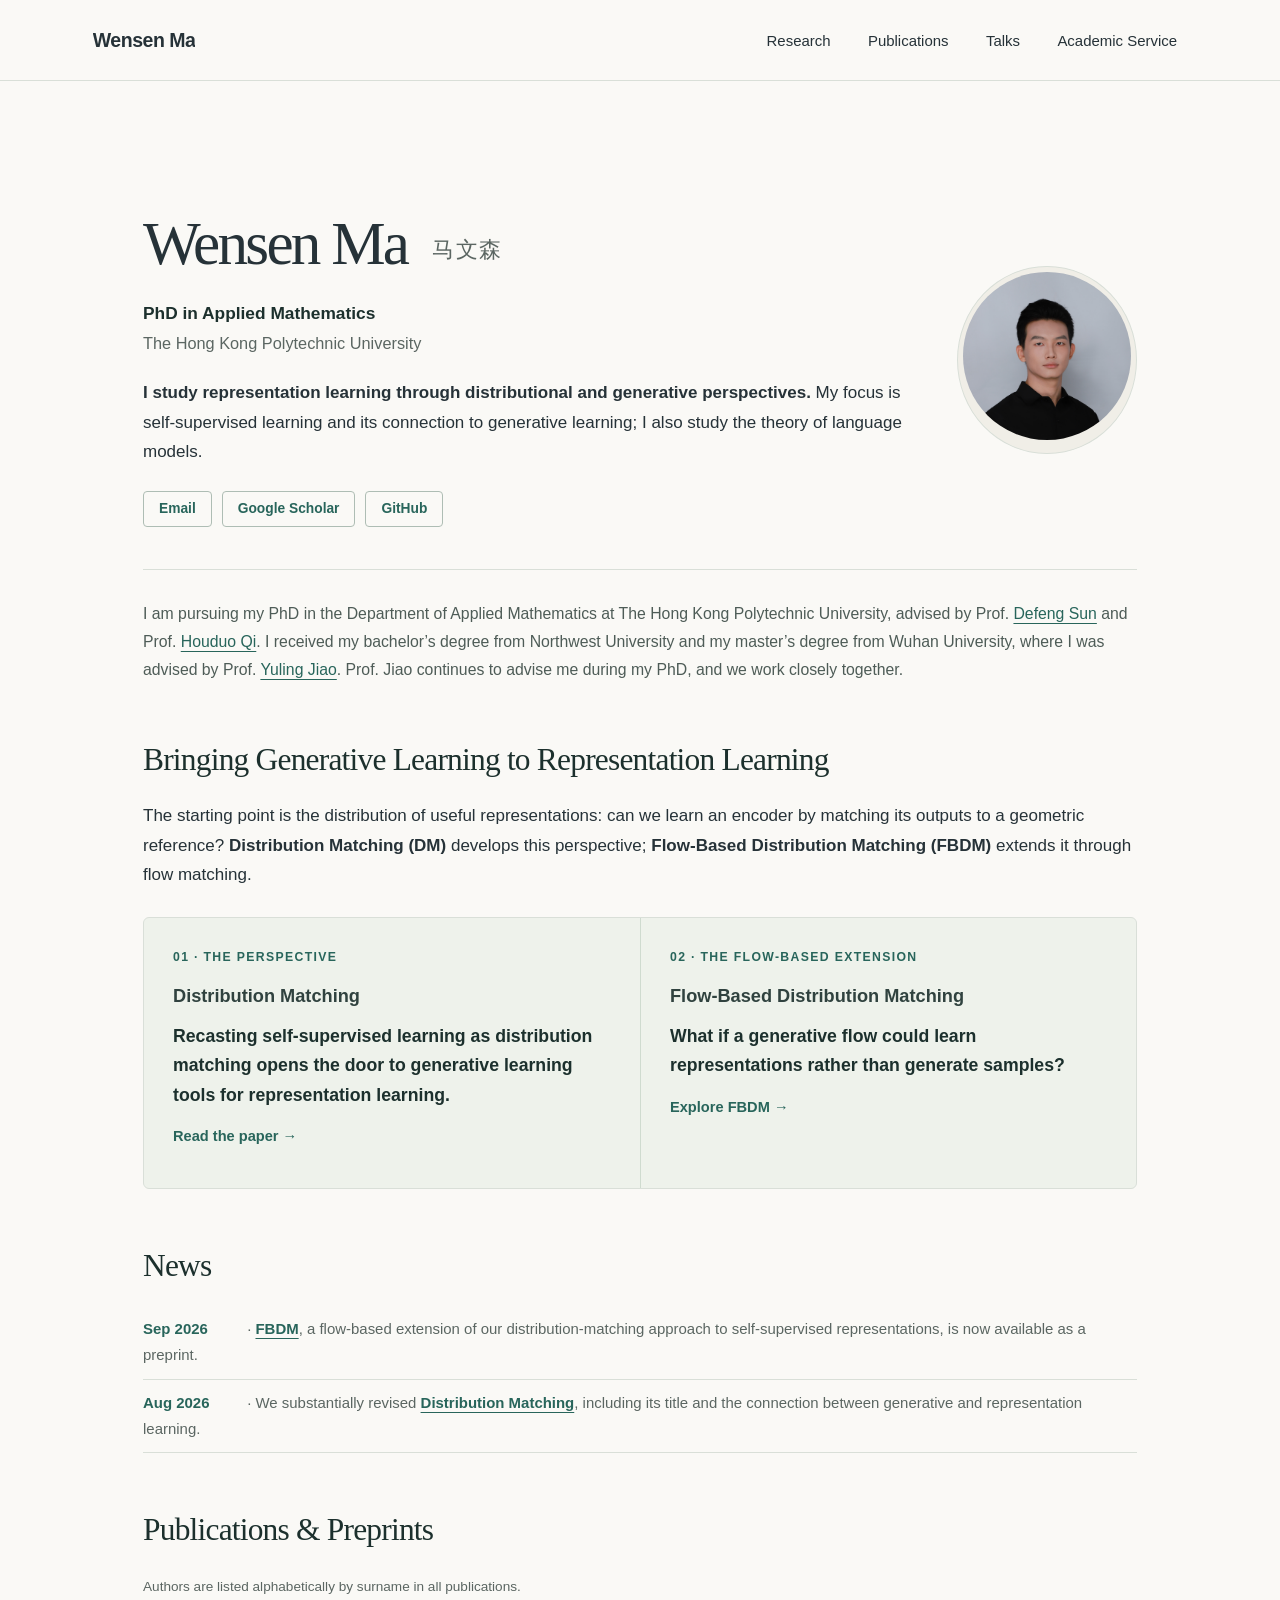
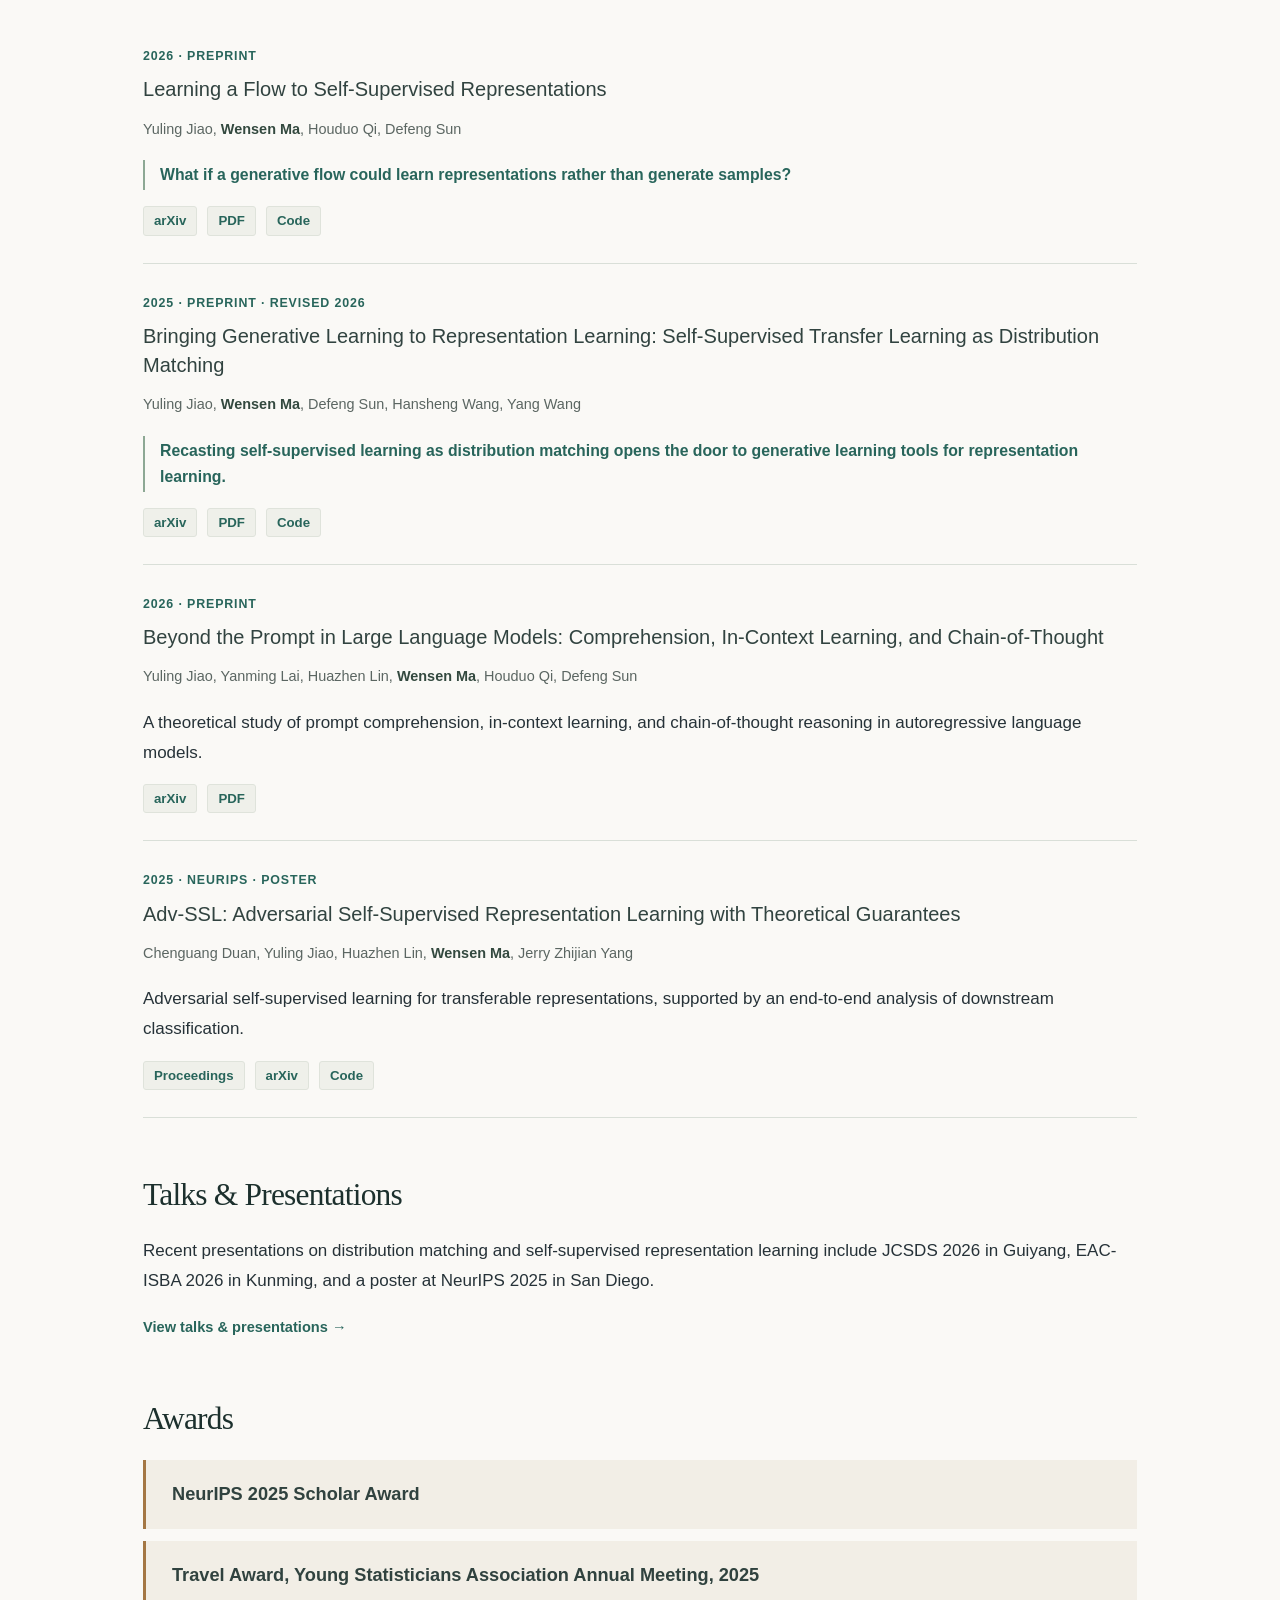
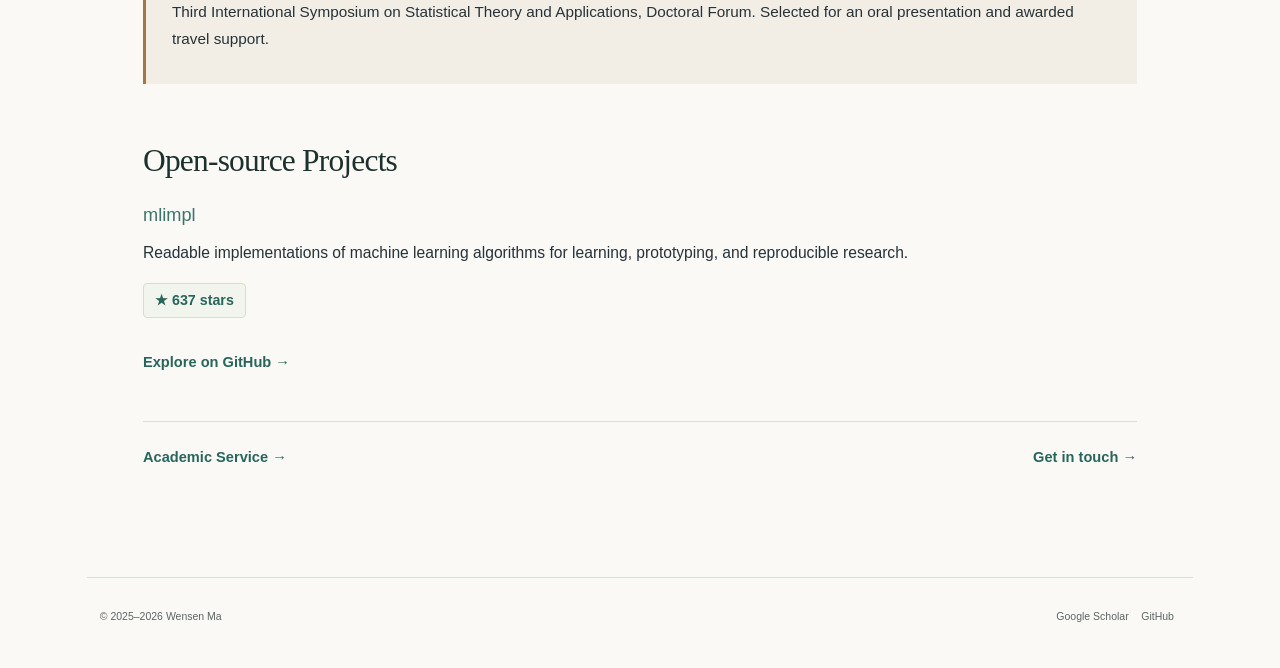
<file: docs/index.html>
<!DOCTYPE html>
<html xmlns="http://www.w3.org/1999/xhtml" lang="en" xml:lang="en"><head>

<meta charset="utf-8">
<meta name="generator" content="quarto-1.7.32">

<meta name="viewport" content="width=device-width, initial-scale=1.0, user-scalable=yes">

<meta name="description" content="Wensen Ma’s research in representation learning, self-supervised learning, generative learning, and the theory of language models.">

<title>Wensen Ma | Representation &amp; Generative Learning – Wensen Ma</title>
<style>
code{white-space: pre-wrap;}
span.smallcaps{font-variant: small-caps;}
div.columns{display: flex; gap: min(4vw, 1.5em);}
div.column{flex: auto; overflow-x: auto;}
div.hanging-indent{margin-left: 1.5em; text-indent: -1.5em;}
ul.task-list{list-style: none;}
ul.task-list li input[type="checkbox"] {
  width: 0.8em;
  margin: 0 0.8em 0.2em -1em; /* quarto-specific, see https://github.com/quarto-dev/quarto-cli/issues/4556 */ 
  vertical-align: middle;
}
</style>


<script src="site_libs/quarto-nav/quarto-nav.js"></script>
<script src="site_libs/quarto-nav/headroom.min.js"></script>
<script src="site_libs/clipboard/clipboard.min.js"></script>
<script src="site_libs/quarto-search/autocomplete.umd.js"></script>
<script src="site_libs/quarto-search/fuse.min.js"></script>
<script src="site_libs/quarto-search/quarto-search.js"></script>
<meta name="quarto:offset" content="./">
<link href="./misc/info/favicon.jpg" rel="icon" type="image/jpeg">
<script src="site_libs/quarto-html/quarto.js" type="module"></script>
<script src="site_libs/quarto-html/tabsets/tabsets.js" type="module"></script>
<script src="site_libs/quarto-html/popper.min.js"></script>
<script src="site_libs/quarto-html/tippy.umd.min.js"></script>
<script src="site_libs/quarto-html/anchor.min.js"></script>
<link href="site_libs/quarto-html/tippy.css" rel="stylesheet">
<link href="site_libs/quarto-html/quarto-syntax-highlighting-e05341d8af7bc408b4b5b6716cb00369.css" rel="stylesheet" id="quarto-text-highlighting-styles">
<script src="site_libs/bootstrap/bootstrap.min.js"></script>
<link href="site_libs/bootstrap/bootstrap-icons.css" rel="stylesheet">
<link href="site_libs/bootstrap/bootstrap-221969eda9c63adc3f9d1d83698a9198.min.css" rel="stylesheet" append-hash="true" id="quarto-bootstrap" data-mode="light">
<script id="quarto-search-options" type="application/json">{
  "location": "navbar",
  "copy-button": false,
  "collapse-after": 3,
  "panel-placement": "end",
  "type": "overlay",
  "limit": 50,
  "keyboard-shortcut": [
    "f",
    "/",
    "s"
  ],
  "show-item-context": false,
  "language": {
    "search-no-results-text": "No results",
    "search-matching-documents-text": "matching documents",
    "search-copy-link-title": "Copy link to search",
    "search-hide-matches-text": "Hide additional matches",
    "search-more-match-text": "more match in this document",
    "search-more-matches-text": "more matches in this document",
    "search-clear-button-title": "Clear",
    "search-text-placeholder": "",
    "search-detached-cancel-button-title": "Cancel",
    "search-submit-button-title": "Submit",
    "search-label": "Search"
  }
}</script>
<style>html{ scroll-behavior: smooth; }</style>
<script>
  (() => {
    const oldPrefix = "/vincen.github.io";
    const path = window.location.pathname;
    if (window.location.hostname !== "vincen-github.github.io" ||
        (path !== oldPrefix && !path.startsWith(oldPrefix + "/"))) return;
    const newPath = path.slice(oldPrefix.length) || "/";
    window.location.replace("https://wensen-ma.github.io" + newPath + window.location.search + window.location.hash);
  })();
</script>


</head>

<body class="nav-fixed quarto-light">

<div id="quarto-search-results"></div>
  <header id="quarto-header" class="headroom fixed-top">
    <nav class="navbar navbar-expand-lg " data-bs-theme="dark">
      <div class="navbar-container container-fluid">
      <div class="navbar-brand-container mx-auto">
    <a class="navbar-brand" href="./index.html">
    <span class="navbar-title">Wensen Ma</span>
    </a>
  </div>
          <button class="navbar-toggler" type="button" data-bs-toggle="collapse" data-bs-target="#navbarCollapse" aria-controls="navbarCollapse" role="menu" aria-expanded="false" aria-label="Toggle navigation" onclick="if (window.quartoToggleHeadroom) { window.quartoToggleHeadroom(); }">
  <span class="navbar-toggler-icon"></span>
</button>
          <div class="collapse navbar-collapse" id="navbarCollapse">
            <ul class="navbar-nav navbar-nav-scroll ms-auto">
  <li class="nav-item">
    <a class="nav-link" href="./index.html#research"> 
<span class="menu-text">Research</span></a>
  </li>  
  <li class="nav-item">
    <a class="nav-link" href="./index.html#publications"> 
<span class="menu-text">Publications</span></a>
  </li>  
  <li class="nav-item">
    <a class="nav-link" href="./talks.html"> 
<span class="menu-text">Talks</span></a>
  </li>  
  <li class="nav-item">
    <a class="nav-link" href="./service.html"> 
<span class="menu-text">Academic Service</span></a>
  </li>  
</ul>
          </div> <!-- /navcollapse -->
            <div class="quarto-navbar-tools">
</div>
      </div> <!-- /container-fluid -->
    </nav>
</header>
<!-- content -->
<div id="quarto-content" class="quarto-container page-columns page-rows-contents page-layout-full page-navbar">
<!-- sidebar -->
<!-- margin-sidebar -->
    
<!-- main -->
<main class="content column-page" id="quarto-document-content"><header id="title-block-header" class="quarto-title-block"></header>




<div class="home-shell">
<div class="hero">
<div class="hero-copy">
<div class="hero-name" role="heading" aria-level="1">
Wensen Ma <span class="chinese-name">马文森</span>
</div>
<p><span class="hero-role">PhD in Applied Mathematics</span><br>
<span class="hero-institution">The Hong Kong Polytechnic University</span></p>
<p><strong>I study representation learning through distributional and generative perspectives.</strong> My focus is self-supervised learning and its connection to generative learning; I also study the theory of language models.</p>
<div class="profile-links">
<p><a href="mailto:vincen.math@gmail.com">Email</a> <a href="https://scholar.google.com/citations?user=LQnVgkQAAAAJ&amp;hl=en">Google Scholar</a> <a href="https://github.com/vincen-github">GitHub</a></p>
</div>
</div>
<div class="hero-photo">
<div class="quarto-figure quarto-figure-center">
<figure class="figure">
<p><img src="misc/info/photo_crop.jpg" width="240" height="240" class="figure-img"></p>
<figcaption>Wensen Ma</figcaption>
</figure>
</div>
</div>
</div>
<div class="bio">
<p>I am pursuing my PhD in the Department of Applied Mathematics at The Hong Kong Polytechnic University, advised by Prof.&nbsp;<a href="https://www.polyu.edu.hk/ama/people/academic-staff/prof-sun-defeng/?sc_lang=en">Defeng Sun</a> and Prof.&nbsp;<a href="https://www.polyu.edu.hk/ama/people/academic-staff/prof-qi-houduo/?sc_lang=en">Houduo Qi</a>. I received my bachelor’s degree from Northwest University and my master’s degree from Wuhan University, where I was advised by Prof.&nbsp;<a href="https://jszy.whu.edu.cn/jiaoyuling/en/index.htm">Yuling Jiao</a>. Prof.&nbsp;Jiao continues to advise me during my PhD, and we work closely together.</p>
</div>
<section id="research" class="level2">
<h2 class="anchored" data-anchor-id="research">Bringing Generative Learning to Representation Learning</h2>
<p>The starting point is the distribution of useful representations: can we learn an encoder by matching its outputs to a geometric reference? <strong>Distribution Matching (DM)</strong> develops this perspective; <strong>Flow-Based Distribution Matching (FBDM)</strong> extends it through flow matching.</p>
<div class="research-path">
<div class="research-step">
<p><span class="eyebrow">01 · The perspective</span></p>
<section id="distribution-matching" class="level3">
<h3 class="anchored" data-anchor-id="distribution-matching">Distribution Matching</h3>
<p><span class="research-highlight">Recasting self-supervised learning as distribution matching opens the door to generative learning tools for representation learning.</span></p>
<p><a href="#dm" class="text-link">Read the paper →</a></p>
</section>
</div>
<div class="research-step">
<p><span class="eyebrow">02 · The flow-based extension</span></p>
<section id="flow-based-distribution-matching" class="level3">
<h3 class="anchored" data-anchor-id="flow-based-distribution-matching">Flow-Based Distribution Matching</h3>
<p><span class="research-highlight">What if a generative flow could learn representations rather than generate samples?</span></p>
<p><a href="#fbdm" class="text-link">Explore FBDM →</a></p>
</section>
</div>
</div>
</section>
<section id="news" class="level2">
<h2 class="anchored" data-anchor-id="news">News</h2>
<div class="news-list">
<ul>
<li><span class="news-date">Sep 2026</span> · <a href="https://arxiv.org/abs/2609.29350">FBDM</a>, a flow-based extension of our distribution-matching approach to self-supervised representations, is now available as a preprint.</li>
<li><span class="news-date">Aug 2026</span> · We substantially revised <a href="https://arxiv.org/abs/2502.14424">Distribution Matching</a>, including its title and the connection between generative and representation learning.</li>
</ul>
</div>
</section>
<section id="publications" class="level2">
<h2 class="anchored" data-anchor-id="publications">Publications &amp; Preprints</h2>
<p><span class="section-note">Authors are listed alphabetically by surname in all publications.</span></p>
<div id="fbdm" class="publication">
<p><span class="entry-meta">2026 · Preprint</span></p>
<section id="learning-a-flow-to-self-supervised-representations" class="level3">
<h3 class="anchored" data-anchor-id="learning-a-flow-to-self-supervised-representations"><a href="https://arxiv.org/abs/2609.29350">Learning a Flow to Self-Supervised Representations</a></h3>
<p><span class="authors">Yuling Jiao, <strong>Wensen Ma</strong>, Houduo Qi, Defeng Sun</span></p>
<div class="paper-highlight">
<p>What if a generative flow could learn representations rather than generate samples?</p>
</div>
<div class="entry-links">
<p><a href="https://arxiv.org/abs/2609.29350">arXiv</a> <a href="https://arxiv.org/pdf/2609.29350">PDF</a> <a href="https://github.com/vincen-github/FBDM">Code</a></p>
</div>
</section>
</div>
<div id="dm" class="publication">
<p><span class="entry-meta">2025 · Preprint · Revised 2026</span></p>
<section id="bringing-generative-learning-to-representation-learning-self-supervised-transfer-learning-as-distribution-matching" class="level3">
<h3 class="anchored" data-anchor-id="bringing-generative-learning-to-representation-learning-self-supervised-transfer-learning-as-distribution-matching"><a href="https://arxiv.org/abs/2502.14424">Bringing Generative Learning to Representation Learning: Self-Supervised Transfer Learning as Distribution Matching</a></h3>
<p><span class="authors">Yuling Jiao, <strong>Wensen Ma</strong>, Defeng Sun, Hansheng Wang, Yang Wang</span></p>
<div class="paper-highlight">
<p>Recasting self-supervised learning as distribution matching opens the door to generative learning tools for representation learning.</p>
</div>
<div class="entry-links">
<p><a href="https://arxiv.org/abs/2502.14424">arXiv</a> <a href="https://arxiv.org/pdf/2502.14424">PDF</a> <a href="https://github.com/vincen-github/DM">Code</a></p>
</div>
</section>
</div>
<div id="language-models" class="publication">
<p><span class="entry-meta">2026 · Preprint</span></p>
<section id="beyond-the-prompt-in-large-language-models-comprehension-in-context-learning-and-chain-of-thought" class="level3">
<h3 class="anchored" data-anchor-id="beyond-the-prompt-in-large-language-models-comprehension-in-context-learning-and-chain-of-thought"><a href="https://arxiv.org/abs/2603.10000">Beyond the Prompt in Large Language Models: Comprehension, In-Context Learning, and Chain-of-Thought</a></h3>
<p><span class="authors">Yuling Jiao, Yanming Lai, Huazhen Lin, <strong>Wensen Ma</strong>, Houduo Qi, Defeng Sun</span></p>
<p>A theoretical study of prompt comprehension, in-context learning, and chain-of-thought reasoning in autoregressive language models.</p>
<div class="entry-links">
<p><a href="https://arxiv.org/abs/2603.10000">arXiv</a> <a href="https://arxiv.org/pdf/2603.10000">PDF</a></p>
</div>
</section>
</div>
<div id="adv-ssl" class="publication">
<p><span class="entry-meta">2025 · NeurIPS · Poster</span></p>
<section id="adv-ssl-adversarial-self-supervised-representation-learning-with-theoretical-guarantees" class="level3">
<h3 class="anchored" data-anchor-id="adv-ssl-adversarial-self-supervised-representation-learning-with-theoretical-guarantees"><a href="https://proceedings.neurips.cc/paper_files/paper/2025/hash/b216ce49d808157ba14adec9453983a4-Abstract-Conference.html">Adv-SSL: Adversarial Self-Supervised Representation Learning with Theoretical Guarantees</a></h3>
<p><span class="authors">Chenguang Duan, Yuling Jiao, Huazhen Lin, <strong>Wensen Ma</strong>, Jerry Zhijian Yang</span></p>
<p>Adversarial self-supervised learning for transferable representations, supported by an end-to-end analysis of downstream classification.</p>
<div class="entry-links">
<p><a href="https://proceedings.neurips.cc/paper_files/paper/2025/hash/b216ce49d808157ba14adec9453983a4-Abstract-Conference.html">Proceedings</a> <a href="https://arxiv.org/abs/2408.08533">arXiv</a> <a href="https://github.com/vincen-github/ASSRL">Code</a></p>
</div>
</section>
</div>
</section>
<section id="talks" class="level2">
<h2 class="anchored" data-anchor-id="talks">Talks &amp; Presentations</h2>
<p>Recent presentations on distribution matching and self-supervised representation learning include JCSDS 2026 in Guiyang, EAC-ISBA 2026 in Kunming, and a poster at NeurIPS 2025 in San Diego.</p>
<p><a href="./talks.html" class="text-link">View talks &amp; presentations →</a></p>
</section>
<section id="awards" class="level2">
<h2 class="anchored" data-anchor-id="awards">Awards</h2>
<section id="neurips-2025-scholar-award" class="level3 award">
<h3 class="anchored" data-anchor-id="neurips-2025-scholar-award">NeurIPS 2025 Scholar Award</h3>
</section>
<section id="travel-award-young-statisticians-association-annual-meeting-2025" class="level3 award">
<h3 class="anchored" data-anchor-id="travel-award-young-statisticians-association-annual-meeting-2025">Travel Award, Young Statisticians Association Annual Meeting, 2025</h3>
<p>Third International Symposium on Statistical Theory and Applications, Doctoral Forum. Selected for an oral presentation and awarded travel support.</p>
</section>
</section>
<section id="projects" class="level2">
<h2 class="anchored" data-anchor-id="projects">Open-source Projects</h2>
<section id="mlimpl" class="level3 project-entry">
<h3 class="anchored" data-anchor-id="mlimpl"><a href="https://github.com/vincen-github/mlimpl">mlimpl</a></h3>
<p>Readable implementations of machine learning algorithms for learning, prototyping, and reproducible research.</p>
<p><a id="mlimpl-stars" class="star-count" href="https://github.com/vincen-github/mlimpl/stargazers" aria-label="637 GitHub stars for mlimpl" title="GitHub stars, refreshed when the page opens">★ <span id="mlimpl-star-count">637</span> stars</a></p>
<p><a href="https://github.com/vincen-github/mlimpl" class="text-link">Explore on GitHub →</a></p>
</section>
<script>
document.addEventListener('DOMContentLoaded', async () => {
  const count = document.getElementById('mlimpl-star-count');
  const link = document.getElementById('mlimpl-stars');
  if (!count || !link) return;
  try {
    const response = await fetch('https://api.github.com/repos/vincen-github/mlimpl', {
      headers: { 'Accept': 'application/vnd.github+json' }
    });
    if (!response.ok) return;
    const repository = await response.json();
    if (!Number.isInteger(repository.stargazers_count)) return;
    count.textContent = new Intl.NumberFormat('en-US').format(repository.stargazers_count);
    link.setAttribute('aria-label', `${count.textContent} GitHub stars for mlimpl`);
  } catch (_) {
    // The verified count above remains visible if GitHub is unavailable.
  }
});
</script>
<div class="closing-links">
<p><a href="./service.html">Academic Service →</a> <a href="mailto:vincen.math@gmail.com">Get in touch →</a></p>
</div>
</section>
</div>



</main> <!-- /main -->
<script id="quarto-html-after-body" type="application/javascript">
  window.document.addEventListener("DOMContentLoaded", function (event) {
    const icon = "";
    const anchorJS = new window.AnchorJS();
    anchorJS.options = {
      placement: 'right',
      icon: icon
    };
    anchorJS.add('.anchored');
    const isCodeAnnotation = (el) => {
      for (const clz of el.classList) {
        if (clz.startsWith('code-annotation-')) {                     
          return true;
        }
      }
      return false;
    }
    const onCopySuccess = function(e) {
      // button target
      const button = e.trigger;
      // don't keep focus
      button.blur();
      // flash "checked"
      button.classList.add('code-copy-button-checked');
      var currentTitle = button.getAttribute("title");
      button.setAttribute("title", "Copied!");
      let tooltip;
      if (window.bootstrap) {
        button.setAttribute("data-bs-toggle", "tooltip");
        button.setAttribute("data-bs-placement", "left");
        button.setAttribute("data-bs-title", "Copied!");
        tooltip = new bootstrap.Tooltip(button, 
          { trigger: "manual", 
            customClass: "code-copy-button-tooltip",
            offset: [0, -8]});
        tooltip.show();    
      }
      setTimeout(function() {
        if (tooltip) {
          tooltip.hide();
          button.removeAttribute("data-bs-title");
          button.removeAttribute("data-bs-toggle");
          button.removeAttribute("data-bs-placement");
        }
        button.setAttribute("title", currentTitle);
        button.classList.remove('code-copy-button-checked');
      }, 1000);
      // clear code selection
      e.clearSelection();
    }
    const getTextToCopy = function(trigger) {
        const codeEl = trigger.previousElementSibling.cloneNode(true);
        for (const childEl of codeEl.children) {
          if (isCodeAnnotation(childEl)) {
            childEl.remove();
          }
        }
        return codeEl.innerText;
    }
    const clipboard = new window.ClipboardJS('.code-copy-button:not([data-in-quarto-modal])', {
      text: getTextToCopy
    });
    clipboard.on('success', onCopySuccess);
    if (window.document.getElementById('quarto-embedded-source-code-modal')) {
      const clipboardModal = new window.ClipboardJS('.code-copy-button[data-in-quarto-modal]', {
        text: getTextToCopy,
        container: window.document.getElementById('quarto-embedded-source-code-modal')
      });
      clipboardModal.on('success', onCopySuccess);
    }
      var localhostRegex = new RegExp(/^(?:http|https):\/\/localhost\:?[0-9]*\//);
      var mailtoRegex = new RegExp(/^mailto:/);
        var filterRegex = new RegExp("https:\/\/vincen-github\.github\.io\/vincen\.github\.io\/");
      var isInternal = (href) => {
          return filterRegex.test(href) || localhostRegex.test(href) || mailtoRegex.test(href);
      }
      // Inspect non-navigation links and adorn them if external
     var links = window.document.querySelectorAll('a[href]:not(.nav-link):not(.navbar-brand):not(.toc-action):not(.sidebar-link):not(.sidebar-item-toggle):not(.pagination-link):not(.no-external):not([aria-hidden]):not(.dropdown-item):not(.quarto-navigation-tool):not(.about-link)');
      for (var i=0; i<links.length; i++) {
        const link = links[i];
        if (!isInternal(link.href)) {
          // undo the damage that might have been done by quarto-nav.js in the case of
          // links that we want to consider external
          if (link.dataset.originalHref !== undefined) {
            link.href = link.dataset.originalHref;
          }
        }
      }
    function tippyHover(el, contentFn, onTriggerFn, onUntriggerFn) {
      const config = {
        allowHTML: true,
        maxWidth: 500,
        delay: 100,
        arrow: false,
        appendTo: function(el) {
            return el.parentElement;
        },
        interactive: true,
        interactiveBorder: 10,
        theme: 'quarto',
        placement: 'bottom-start',
      };
      if (contentFn) {
        config.content = contentFn;
      }
      if (onTriggerFn) {
        config.onTrigger = onTriggerFn;
      }
      if (onUntriggerFn) {
        config.onUntrigger = onUntriggerFn;
      }
      window.tippy(el, config); 
    }
    const noterefs = window.document.querySelectorAll('a[role="doc-noteref"]');
    for (var i=0; i<noterefs.length; i++) {
      const ref = noterefs[i];
      tippyHover(ref, function() {
        // use id or data attribute instead here
        let href = ref.getAttribute('data-footnote-href') || ref.getAttribute('href');
        try { href = new URL(href).hash; } catch {}
        const id = href.replace(/^#\/?/, "");
        const note = window.document.getElementById(id);
        if (note) {
          return note.innerHTML;
        } else {
          return "";
        }
      });
    }
    const xrefs = window.document.querySelectorAll('a.quarto-xref');
    const processXRef = (id, note) => {
      // Strip column container classes
      const stripColumnClz = (el) => {
        el.classList.remove("page-full", "page-columns");
        if (el.children) {
          for (const child of el.children) {
            stripColumnClz(child);
          }
        }
      }
      stripColumnClz(note)
      if (id === null || id.startsWith('sec-')) {
        // Special case sections, only their first couple elements
        const container = document.createElement("div");
        if (note.children && note.children.length > 2) {
          container.appendChild(note.children[0].cloneNode(true));
          for (let i = 1; i < note.children.length; i++) {
            const child = note.children[i];
            if (child.tagName === "P" && child.innerText === "") {
              continue;
            } else {
              container.appendChild(child.cloneNode(true));
              break;
            }
          }
          if (window.Quarto?.typesetMath) {
            window.Quarto.typesetMath(container);
          }
          return container.innerHTML
        } else {
          if (window.Quarto?.typesetMath) {
            window.Quarto.typesetMath(note);
          }
          return note.innerHTML;
        }
      } else {
        // Remove any anchor links if they are present
        const anchorLink = note.querySelector('a.anchorjs-link');
        if (anchorLink) {
          anchorLink.remove();
        }
        if (window.Quarto?.typesetMath) {
          window.Quarto.typesetMath(note);
        }
        if (note.classList.contains("callout")) {
          return note.outerHTML;
        } else {
          return note.innerHTML;
        }
      }
    }
    for (var i=0; i<xrefs.length; i++) {
      const xref = xrefs[i];
      tippyHover(xref, undefined, function(instance) {
        instance.disable();
        let url = xref.getAttribute('href');
        let hash = undefined; 
        if (url.startsWith('#')) {
          hash = url;
        } else {
          try { hash = new URL(url).hash; } catch {}
        }
        if (hash) {
          const id = hash.replace(/^#\/?/, "");
          const note = window.document.getElementById(id);
          if (note !== null) {
            try {
              const html = processXRef(id, note.cloneNode(true));
              instance.setContent(html);
            } finally {
              instance.enable();
              instance.show();
            }
          } else {
            // See if we can fetch this
            fetch(url.split('#')[0])
            .then(res => res.text())
            .then(html => {
              const parser = new DOMParser();
              const htmlDoc = parser.parseFromString(html, "text/html");
              const note = htmlDoc.getElementById(id);
              if (note !== null) {
                const html = processXRef(id, note);
                instance.setContent(html);
              } 
            }).finally(() => {
              instance.enable();
              instance.show();
            });
          }
        } else {
          // See if we can fetch a full url (with no hash to target)
          // This is a special case and we should probably do some content thinning / targeting
          fetch(url)
          .then(res => res.text())
          .then(html => {
            const parser = new DOMParser();
            const htmlDoc = parser.parseFromString(html, "text/html");
            const note = htmlDoc.querySelector('main.content');
            if (note !== null) {
              // This should only happen for chapter cross references
              // (since there is no id in the URL)
              // remove the first header
              if (note.children.length > 0 && note.children[0].tagName === "HEADER") {
                note.children[0].remove();
              }
              const html = processXRef(null, note);
              instance.setContent(html);
            } 
          }).finally(() => {
            instance.enable();
            instance.show();
          });
        }
      }, function(instance) {
      });
    }
        let selectedAnnoteEl;
        const selectorForAnnotation = ( cell, annotation) => {
          let cellAttr = 'data-code-cell="' + cell + '"';
          let lineAttr = 'data-code-annotation="' +  annotation + '"';
          const selector = 'span[' + cellAttr + '][' + lineAttr + ']';
          return selector;
        }
        const selectCodeLines = (annoteEl) => {
          const doc = window.document;
          const targetCell = annoteEl.getAttribute("data-target-cell");
          const targetAnnotation = annoteEl.getAttribute("data-target-annotation");
          const annoteSpan = window.document.querySelector(selectorForAnnotation(targetCell, targetAnnotation));
          const lines = annoteSpan.getAttribute("data-code-lines").split(",");
          const lineIds = lines.map((line) => {
            return targetCell + "-" + line;
          })
          let top = null;
          let height = null;
          let parent = null;
          if (lineIds.length > 0) {
              //compute the position of the single el (top and bottom and make a div)
              const el = window.document.getElementById(lineIds[0]);
              top = el.offsetTop;
              height = el.offsetHeight;
              parent = el.parentElement.parentElement;
            if (lineIds.length > 1) {
              const lastEl = window.document.getElementById(lineIds[lineIds.length - 1]);
              const bottom = lastEl.offsetTop + lastEl.offsetHeight;
              height = bottom - top;
            }
            if (top !== null && height !== null && parent !== null) {
              // cook up a div (if necessary) and position it 
              let div = window.document.getElementById("code-annotation-line-highlight");
              if (div === null) {
                div = window.document.createElement("div");
                div.setAttribute("id", "code-annotation-line-highlight");
                div.style.position = 'absolute';
                parent.appendChild(div);
              }
              div.style.top = top - 2 + "px";
              div.style.height = height + 4 + "px";
              div.style.left = 0;
              let gutterDiv = window.document.getElementById("code-annotation-line-highlight-gutter");
              if (gutterDiv === null) {
                gutterDiv = window.document.createElement("div");
                gutterDiv.setAttribute("id", "code-annotation-line-highlight-gutter");
                gutterDiv.style.position = 'absolute';
                const codeCell = window.document.getElementById(targetCell);
                const gutter = codeCell.querySelector('.code-annotation-gutter');
                gutter.appendChild(gutterDiv);
              }
              gutterDiv.style.top = top - 2 + "px";
              gutterDiv.style.height = height + 4 + "px";
            }
            selectedAnnoteEl = annoteEl;
          }
        };
        const unselectCodeLines = () => {
          const elementsIds = ["code-annotation-line-highlight", "code-annotation-line-highlight-gutter"];
          elementsIds.forEach((elId) => {
            const div = window.document.getElementById(elId);
            if (div) {
              div.remove();
            }
          });
          selectedAnnoteEl = undefined;
        };
          // Handle positioning of the toggle
      window.addEventListener(
        "resize",
        throttle(() => {
          elRect = undefined;
          if (selectedAnnoteEl) {
            selectCodeLines(selectedAnnoteEl);
          }
        }, 10)
      );
      function throttle(fn, ms) {
      let throttle = false;
      let timer;
        return (...args) => {
          if(!throttle) { // first call gets through
              fn.apply(this, args);
              throttle = true;
          } else { // all the others get throttled
              if(timer) clearTimeout(timer); // cancel #2
              timer = setTimeout(() => {
                fn.apply(this, args);
                timer = throttle = false;
              }, ms);
          }
        };
      }
        // Attach click handler to the DT
        const annoteDls = window.document.querySelectorAll('dt[data-target-cell]');
        for (const annoteDlNode of annoteDls) {
          annoteDlNode.addEventListener('click', (event) => {
            const clickedEl = event.target;
            if (clickedEl !== selectedAnnoteEl) {
              unselectCodeLines();
              const activeEl = window.document.querySelector('dt[data-target-cell].code-annotation-active');
              if (activeEl) {
                activeEl.classList.remove('code-annotation-active');
              }
              selectCodeLines(clickedEl);
              clickedEl.classList.add('code-annotation-active');
            } else {
              // Unselect the line
              unselectCodeLines();
              clickedEl.classList.remove('code-annotation-active');
            }
          });
        }
    const findCites = (el) => {
      const parentEl = el.parentElement;
      if (parentEl) {
        const cites = parentEl.dataset.cites;
        if (cites) {
          return {
            el,
            cites: cites.split(' ')
          };
        } else {
          return findCites(el.parentElement)
        }
      } else {
        return undefined;
      }
    };
    var bibliorefs = window.document.querySelectorAll('a[role="doc-biblioref"]');
    for (var i=0; i<bibliorefs.length; i++) {
      const ref = bibliorefs[i];
      const citeInfo = findCites(ref);
      if (citeInfo) {
        tippyHover(citeInfo.el, function() {
          var popup = window.document.createElement('div');
          citeInfo.cites.forEach(function(cite) {
            var citeDiv = window.document.createElement('div');
            citeDiv.classList.add('hanging-indent');
            citeDiv.classList.add('csl-entry');
            var biblioDiv = window.document.getElementById('ref-' + cite);
            if (biblioDiv) {
              citeDiv.innerHTML = biblioDiv.innerHTML;
            }
            popup.appendChild(citeDiv);
          });
          return popup.innerHTML;
        });
      }
    }
  });
  </script>
</div> <!-- /content -->
<footer class="footer">
  <div class="nav-footer">
    <div class="nav-footer-left">
<p>© 2025–2026 Wensen Ma</p>
</div>   
    <div class="nav-footer-center">
      &nbsp;
    </div>
    <div class="nav-footer-right">
      <ul class="footer-items list-unstyled">
    <li class="nav-item">
    <a class="nav-link" href="https://scholar.google.com/citations?user=LQnVgkQAAAAJ&amp;hl=en">
<p>Google Scholar</p>
</a>
  </li>  
    <li class="nav-item">
    <a class="nav-link" href="https://github.com/vincen-github">
<p>GitHub</p>
</a>
  </li>  
</ul>
    </div>
  </div>
</footer>




<script src="site_libs/quarto-html/zenscroll-min.js"></script>
</body></html>
</file>
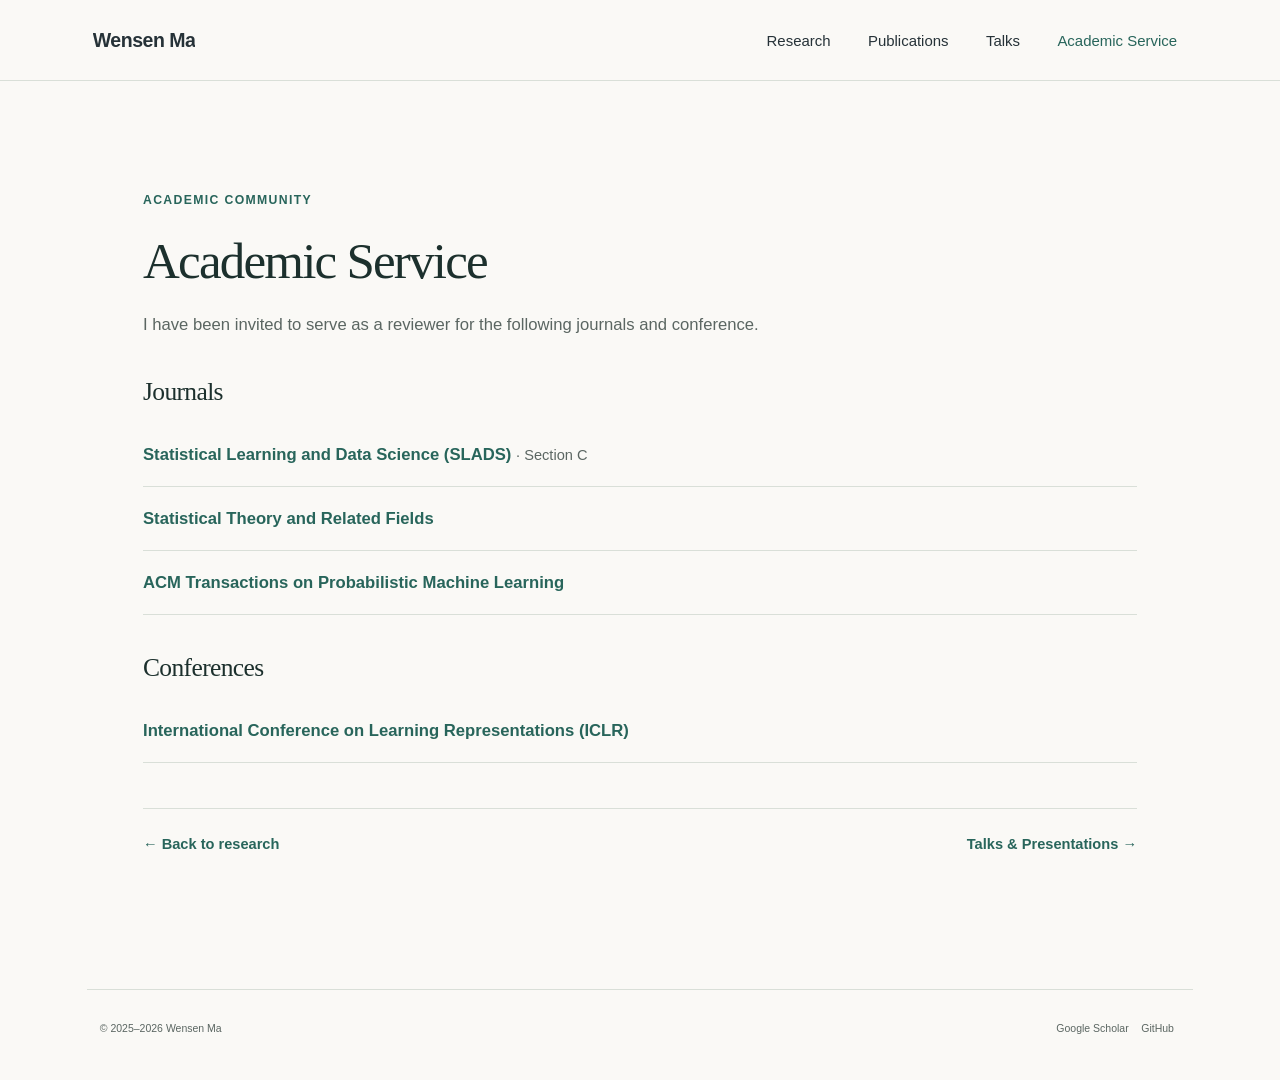
<file: docs/service.html>
<!DOCTYPE html>
<html xmlns="http://www.w3.org/1999/xhtml" lang="en" xml:lang="en"><head>

<meta charset="utf-8">
<meta name="generator" content="quarto-1.7.32">

<meta name="viewport" content="width=device-width, initial-scale=1.0, user-scalable=yes">

<meta name="description" content="Academic service and peer reviewing.">

<title>Academic Service | Wensen Ma – Wensen Ma</title>
<style>
code{white-space: pre-wrap;}
span.smallcaps{font-variant: small-caps;}
div.columns{display: flex; gap: min(4vw, 1.5em);}
div.column{flex: auto; overflow-x: auto;}
div.hanging-indent{margin-left: 1.5em; text-indent: -1.5em;}
ul.task-list{list-style: none;}
ul.task-list li input[type="checkbox"] {
  width: 0.8em;
  margin: 0 0.8em 0.2em -1em; /* quarto-specific, see https://github.com/quarto-dev/quarto-cli/issues/4556 */ 
  vertical-align: middle;
}
</style>


<script src="site_libs/quarto-nav/quarto-nav.js"></script>
<script src="site_libs/quarto-nav/headroom.min.js"></script>
<script src="site_libs/clipboard/clipboard.min.js"></script>
<script src="site_libs/quarto-search/autocomplete.umd.js"></script>
<script src="site_libs/quarto-search/fuse.min.js"></script>
<script src="site_libs/quarto-search/quarto-search.js"></script>
<meta name="quarto:offset" content="./">
<link href="./misc/info/favicon.jpg" rel="icon" type="image/jpeg">
<script src="site_libs/quarto-html/quarto.js" type="module"></script>
<script src="site_libs/quarto-html/tabsets/tabsets.js" type="module"></script>
<script src="site_libs/quarto-html/popper.min.js"></script>
<script src="site_libs/quarto-html/tippy.umd.min.js"></script>
<script src="site_libs/quarto-html/anchor.min.js"></script>
<link href="site_libs/quarto-html/tippy.css" rel="stylesheet">
<link href="site_libs/quarto-html/quarto-syntax-highlighting-e05341d8af7bc408b4b5b6716cb00369.css" rel="stylesheet" id="quarto-text-highlighting-styles">
<script src="site_libs/bootstrap/bootstrap.min.js"></script>
<link href="site_libs/bootstrap/bootstrap-icons.css" rel="stylesheet">
<link href="site_libs/bootstrap/bootstrap-221969eda9c63adc3f9d1d83698a9198.min.css" rel="stylesheet" append-hash="true" id="quarto-bootstrap" data-mode="light">
<script id="quarto-search-options" type="application/json">{
  "location": "navbar",
  "copy-button": false,
  "collapse-after": 3,
  "panel-placement": "end",
  "type": "overlay",
  "limit": 50,
  "keyboard-shortcut": [
    "f",
    "/",
    "s"
  ],
  "show-item-context": false,
  "language": {
    "search-no-results-text": "No results",
    "search-matching-documents-text": "matching documents",
    "search-copy-link-title": "Copy link to search",
    "search-hide-matches-text": "Hide additional matches",
    "search-more-match-text": "more match in this document",
    "search-more-matches-text": "more matches in this document",
    "search-clear-button-title": "Clear",
    "search-text-placeholder": "",
    "search-detached-cancel-button-title": "Cancel",
    "search-submit-button-title": "Submit",
    "search-label": "Search"
  }
}</script>
<style>html{ scroll-behavior: smooth; }</style>
<script>
  (() => {
    const oldPrefix = "/vincen.github.io";
    const path = window.location.pathname;
    if (window.location.hostname !== "vincen-github.github.io" ||
        (path !== oldPrefix && !path.startsWith(oldPrefix + "/"))) return;
    const newPath = path.slice(oldPrefix.length) || "/";
    window.location.replace("https://wensen-ma.github.io" + newPath + window.location.search + window.location.hash);
  })();
</script>


</head>

<body class="nav-fixed quarto-light">

<div id="quarto-search-results"></div>
  <header id="quarto-header" class="headroom fixed-top">
    <nav class="navbar navbar-expand-lg " data-bs-theme="dark">
      <div class="navbar-container container-fluid">
      <div class="navbar-brand-container mx-auto">
    <a class="navbar-brand" href="./index.html">
    <span class="navbar-title">Wensen Ma</span>
    </a>
  </div>
          <button class="navbar-toggler" type="button" data-bs-toggle="collapse" data-bs-target="#navbarCollapse" aria-controls="navbarCollapse" role="menu" aria-expanded="false" aria-label="Toggle navigation" onclick="if (window.quartoToggleHeadroom) { window.quartoToggleHeadroom(); }">
  <span class="navbar-toggler-icon"></span>
</button>
          <div class="collapse navbar-collapse" id="navbarCollapse">
            <ul class="navbar-nav navbar-nav-scroll ms-auto">
  <li class="nav-item">
    <a class="nav-link" href="./index.html#research"> 
<span class="menu-text">Research</span></a>
  </li>  
  <li class="nav-item">
    <a class="nav-link" href="./index.html#publications"> 
<span class="menu-text">Publications</span></a>
  </li>  
  <li class="nav-item">
    <a class="nav-link" href="./talks.html"> 
<span class="menu-text">Talks</span></a>
  </li>  
  <li class="nav-item">
    <a class="nav-link active" href="./service.html" aria-current="page"> 
<span class="menu-text">Academic Service</span></a>
  </li>  
</ul>
          </div> <!-- /navcollapse -->
            <div class="quarto-navbar-tools">
</div>
      </div> <!-- /container-fluid -->
    </nav>
</header>
<!-- content -->
<div id="quarto-content" class="quarto-container page-columns page-rows-contents page-layout-full page-navbar">
<!-- sidebar -->
<!-- margin-sidebar -->
    
<!-- main -->
<main class="content column-page" id="quarto-document-content"><header id="title-block-header" class="quarto-title-block"></header>




<div class="page-shell">
<p><span class="eyebrow">Academic community</span></p>
<section id="academic-service" class="level1">
<h1>Academic Service</h1>
<div class="page-intro">
<p>I have been invited to serve as a reviewer for the following journals and conference.</p>
</div>
<section id="journals" class="level2 service-section">
<h2 class="anchored" data-anchor-id="journals">Journals</h2>
<div class="service-list">
<ul>
<li><a href="https://www.keaipublishing.com/en/journals/statistical-learning-and-data-science/">Statistical Learning and Data Science (SLADS)</a> <span class="service-detail">· Section C</span></li>
<li><a href="https://www.tandfonline.com/journals/tstf20">Statistical Theory and Related Fields</a></li>
<li><a href="https://dl.acm.org/journal/topml">ACM Transactions on Probabilistic Machine Learning</a></li>
</ul>
</div>
</section>
<section id="conferences" class="level2 service-section">
<h2 class="anchored" data-anchor-id="conferences">Conferences</h2>
<div class="service-list">
<ul>
<li><a href="https://iclr.cc/">International Conference on Learning Representations (ICLR)</a></li>
</ul>
</div>
</section>
<div class="closing-links">
<p><a href="./index.html">← Back to research</a> <a href="./talks.html">Talks &amp; Presentations →</a></p>
</div>
</section>
</div>



</main> <!-- /main -->
<script id="quarto-html-after-body" type="application/javascript">
  window.document.addEventListener("DOMContentLoaded", function (event) {
    const icon = "";
    const anchorJS = new window.AnchorJS();
    anchorJS.options = {
      placement: 'right',
      icon: icon
    };
    anchorJS.add('.anchored');
    const isCodeAnnotation = (el) => {
      for (const clz of el.classList) {
        if (clz.startsWith('code-annotation-')) {                     
          return true;
        }
      }
      return false;
    }
    const onCopySuccess = function(e) {
      // button target
      const button = e.trigger;
      // don't keep focus
      button.blur();
      // flash "checked"
      button.classList.add('code-copy-button-checked');
      var currentTitle = button.getAttribute("title");
      button.setAttribute("title", "Copied!");
      let tooltip;
      if (window.bootstrap) {
        button.setAttribute("data-bs-toggle", "tooltip");
        button.setAttribute("data-bs-placement", "left");
        button.setAttribute("data-bs-title", "Copied!");
        tooltip = new bootstrap.Tooltip(button, 
          { trigger: "manual", 
            customClass: "code-copy-button-tooltip",
            offset: [0, -8]});
        tooltip.show();    
      }
      setTimeout(function() {
        if (tooltip) {
          tooltip.hide();
          button.removeAttribute("data-bs-title");
          button.removeAttribute("data-bs-toggle");
          button.removeAttribute("data-bs-placement");
        }
        button.setAttribute("title", currentTitle);
        button.classList.remove('code-copy-button-checked');
      }, 1000);
      // clear code selection
      e.clearSelection();
    }
    const getTextToCopy = function(trigger) {
        const codeEl = trigger.previousElementSibling.cloneNode(true);
        for (const childEl of codeEl.children) {
          if (isCodeAnnotation(childEl)) {
            childEl.remove();
          }
        }
        return codeEl.innerText;
    }
    const clipboard = new window.ClipboardJS('.code-copy-button:not([data-in-quarto-modal])', {
      text: getTextToCopy
    });
    clipboard.on('success', onCopySuccess);
    if (window.document.getElementById('quarto-embedded-source-code-modal')) {
      const clipboardModal = new window.ClipboardJS('.code-copy-button[data-in-quarto-modal]', {
        text: getTextToCopy,
        container: window.document.getElementById('quarto-embedded-source-code-modal')
      });
      clipboardModal.on('success', onCopySuccess);
    }
      var localhostRegex = new RegExp(/^(?:http|https):\/\/localhost\:?[0-9]*\//);
      var mailtoRegex = new RegExp(/^mailto:/);
        var filterRegex = new RegExp("https:\/\/vincen-github\.github\.io\/vincen\.github\.io\/");
      var isInternal = (href) => {
          return filterRegex.test(href) || localhostRegex.test(href) || mailtoRegex.test(href);
      }
      // Inspect non-navigation links and adorn them if external
     var links = window.document.querySelectorAll('a[href]:not(.nav-link):not(.navbar-brand):not(.toc-action):not(.sidebar-link):not(.sidebar-item-toggle):not(.pagination-link):not(.no-external):not([aria-hidden]):not(.dropdown-item):not(.quarto-navigation-tool):not(.about-link)');
      for (var i=0; i<links.length; i++) {
        const link = links[i];
        if (!isInternal(link.href)) {
          // undo the damage that might have been done by quarto-nav.js in the case of
          // links that we want to consider external
          if (link.dataset.originalHref !== undefined) {
            link.href = link.dataset.originalHref;
          }
        }
      }
    function tippyHover(el, contentFn, onTriggerFn, onUntriggerFn) {
      const config = {
        allowHTML: true,
        maxWidth: 500,
        delay: 100,
        arrow: false,
        appendTo: function(el) {
            return el.parentElement;
        },
        interactive: true,
        interactiveBorder: 10,
        theme: 'quarto',
        placement: 'bottom-start',
      };
      if (contentFn) {
        config.content = contentFn;
      }
      if (onTriggerFn) {
        config.onTrigger = onTriggerFn;
      }
      if (onUntriggerFn) {
        config.onUntrigger = onUntriggerFn;
      }
      window.tippy(el, config); 
    }
    const noterefs = window.document.querySelectorAll('a[role="doc-noteref"]');
    for (var i=0; i<noterefs.length; i++) {
      const ref = noterefs[i];
      tippyHover(ref, function() {
        // use id or data attribute instead here
        let href = ref.getAttribute('data-footnote-href') || ref.getAttribute('href');
        try { href = new URL(href).hash; } catch {}
        const id = href.replace(/^#\/?/, "");
        const note = window.document.getElementById(id);
        if (note) {
          return note.innerHTML;
        } else {
          return "";
        }
      });
    }
    const xrefs = window.document.querySelectorAll('a.quarto-xref');
    const processXRef = (id, note) => {
      // Strip column container classes
      const stripColumnClz = (el) => {
        el.classList.remove("page-full", "page-columns");
        if (el.children) {
          for (const child of el.children) {
            stripColumnClz(child);
          }
        }
      }
      stripColumnClz(note)
      if (id === null || id.startsWith('sec-')) {
        // Special case sections, only their first couple elements
        const container = document.createElement("div");
        if (note.children && note.children.length > 2) {
          container.appendChild(note.children[0].cloneNode(true));
          for (let i = 1; i < note.children.length; i++) {
            const child = note.children[i];
            if (child.tagName === "P" && child.innerText === "") {
              continue;
            } else {
              container.appendChild(child.cloneNode(true));
              break;
            }
          }
          if (window.Quarto?.typesetMath) {
            window.Quarto.typesetMath(container);
          }
          return container.innerHTML
        } else {
          if (window.Quarto?.typesetMath) {
            window.Quarto.typesetMath(note);
          }
          return note.innerHTML;
        }
      } else {
        // Remove any anchor links if they are present
        const anchorLink = note.querySelector('a.anchorjs-link');
        if (anchorLink) {
          anchorLink.remove();
        }
        if (window.Quarto?.typesetMath) {
          window.Quarto.typesetMath(note);
        }
        if (note.classList.contains("callout")) {
          return note.outerHTML;
        } else {
          return note.innerHTML;
        }
      }
    }
    for (var i=0; i<xrefs.length; i++) {
      const xref = xrefs[i];
      tippyHover(xref, undefined, function(instance) {
        instance.disable();
        let url = xref.getAttribute('href');
        let hash = undefined; 
        if (url.startsWith('#')) {
          hash = url;
        } else {
          try { hash = new URL(url).hash; } catch {}
        }
        if (hash) {
          const id = hash.replace(/^#\/?/, "");
          const note = window.document.getElementById(id);
          if (note !== null) {
            try {
              const html = processXRef(id, note.cloneNode(true));
              instance.setContent(html);
            } finally {
              instance.enable();
              instance.show();
            }
          } else {
            // See if we can fetch this
            fetch(url.split('#')[0])
            .then(res => res.text())
            .then(html => {
              const parser = new DOMParser();
              const htmlDoc = parser.parseFromString(html, "text/html");
              const note = htmlDoc.getElementById(id);
              if (note !== null) {
                const html = processXRef(id, note);
                instance.setContent(html);
              } 
            }).finally(() => {
              instance.enable();
              instance.show();
            });
          }
        } else {
          // See if we can fetch a full url (with no hash to target)
          // This is a special case and we should probably do some content thinning / targeting
          fetch(url)
          .then(res => res.text())
          .then(html => {
            const parser = new DOMParser();
            const htmlDoc = parser.parseFromString(html, "text/html");
            const note = htmlDoc.querySelector('main.content');
            if (note !== null) {
              // This should only happen for chapter cross references
              // (since there is no id in the URL)
              // remove the first header
              if (note.children.length > 0 && note.children[0].tagName === "HEADER") {
                note.children[0].remove();
              }
              const html = processXRef(null, note);
              instance.setContent(html);
            } 
          }).finally(() => {
            instance.enable();
            instance.show();
          });
        }
      }, function(instance) {
      });
    }
        let selectedAnnoteEl;
        const selectorForAnnotation = ( cell, annotation) => {
          let cellAttr = 'data-code-cell="' + cell + '"';
          let lineAttr = 'data-code-annotation="' +  annotation + '"';
          const selector = 'span[' + cellAttr + '][' + lineAttr + ']';
          return selector;
        }
        const selectCodeLines = (annoteEl) => {
          const doc = window.document;
          const targetCell = annoteEl.getAttribute("data-target-cell");
          const targetAnnotation = annoteEl.getAttribute("data-target-annotation");
          const annoteSpan = window.document.querySelector(selectorForAnnotation(targetCell, targetAnnotation));
          const lines = annoteSpan.getAttribute("data-code-lines").split(",");
          const lineIds = lines.map((line) => {
            return targetCell + "-" + line;
          })
          let top = null;
          let height = null;
          let parent = null;
          if (lineIds.length > 0) {
              //compute the position of the single el (top and bottom and make a div)
              const el = window.document.getElementById(lineIds[0]);
              top = el.offsetTop;
              height = el.offsetHeight;
              parent = el.parentElement.parentElement;
            if (lineIds.length > 1) {
              const lastEl = window.document.getElementById(lineIds[lineIds.length - 1]);
              const bottom = lastEl.offsetTop + lastEl.offsetHeight;
              height = bottom - top;
            }
            if (top !== null && height !== null && parent !== null) {
              // cook up a div (if necessary) and position it 
              let div = window.document.getElementById("code-annotation-line-highlight");
              if (div === null) {
                div = window.document.createElement("div");
                div.setAttribute("id", "code-annotation-line-highlight");
                div.style.position = 'absolute';
                parent.appendChild(div);
              }
              div.style.top = top - 2 + "px";
              div.style.height = height + 4 + "px";
              div.style.left = 0;
              let gutterDiv = window.document.getElementById("code-annotation-line-highlight-gutter");
              if (gutterDiv === null) {
                gutterDiv = window.document.createElement("div");
                gutterDiv.setAttribute("id", "code-annotation-line-highlight-gutter");
                gutterDiv.style.position = 'absolute';
                const codeCell = window.document.getElementById(targetCell);
                const gutter = codeCell.querySelector('.code-annotation-gutter');
                gutter.appendChild(gutterDiv);
              }
              gutterDiv.style.top = top - 2 + "px";
              gutterDiv.style.height = height + 4 + "px";
            }
            selectedAnnoteEl = annoteEl;
          }
        };
        const unselectCodeLines = () => {
          const elementsIds = ["code-annotation-line-highlight", "code-annotation-line-highlight-gutter"];
          elementsIds.forEach((elId) => {
            const div = window.document.getElementById(elId);
            if (div) {
              div.remove();
            }
          });
          selectedAnnoteEl = undefined;
        };
          // Handle positioning of the toggle
      window.addEventListener(
        "resize",
        throttle(() => {
          elRect = undefined;
          if (selectedAnnoteEl) {
            selectCodeLines(selectedAnnoteEl);
          }
        }, 10)
      );
      function throttle(fn, ms) {
      let throttle = false;
      let timer;
        return (...args) => {
          if(!throttle) { // first call gets through
              fn.apply(this, args);
              throttle = true;
          } else { // all the others get throttled
              if(timer) clearTimeout(timer); // cancel #2
              timer = setTimeout(() => {
                fn.apply(this, args);
                timer = throttle = false;
              }, ms);
          }
        };
      }
        // Attach click handler to the DT
        const annoteDls = window.document.querySelectorAll('dt[data-target-cell]');
        for (const annoteDlNode of annoteDls) {
          annoteDlNode.addEventListener('click', (event) => {
            const clickedEl = event.target;
            if (clickedEl !== selectedAnnoteEl) {
              unselectCodeLines();
              const activeEl = window.document.querySelector('dt[data-target-cell].code-annotation-active');
              if (activeEl) {
                activeEl.classList.remove('code-annotation-active');
              }
              selectCodeLines(clickedEl);
              clickedEl.classList.add('code-annotation-active');
            } else {
              // Unselect the line
              unselectCodeLines();
              clickedEl.classList.remove('code-annotation-active');
            }
          });
        }
    const findCites = (el) => {
      const parentEl = el.parentElement;
      if (parentEl) {
        const cites = parentEl.dataset.cites;
        if (cites) {
          return {
            el,
            cites: cites.split(' ')
          };
        } else {
          return findCites(el.parentElement)
        }
      } else {
        return undefined;
      }
    };
    var bibliorefs = window.document.querySelectorAll('a[role="doc-biblioref"]');
    for (var i=0; i<bibliorefs.length; i++) {
      const ref = bibliorefs[i];
      const citeInfo = findCites(ref);
      if (citeInfo) {
        tippyHover(citeInfo.el, function() {
          var popup = window.document.createElement('div');
          citeInfo.cites.forEach(function(cite) {
            var citeDiv = window.document.createElement('div');
            citeDiv.classList.add('hanging-indent');
            citeDiv.classList.add('csl-entry');
            var biblioDiv = window.document.getElementById('ref-' + cite);
            if (biblioDiv) {
              citeDiv.innerHTML = biblioDiv.innerHTML;
            }
            popup.appendChild(citeDiv);
          });
          return popup.innerHTML;
        });
      }
    }
  });
  </script>
</div> <!-- /content -->
<footer class="footer">
  <div class="nav-footer">
    <div class="nav-footer-left">
<p>© 2025–2026 Wensen Ma</p>
</div>   
    <div class="nav-footer-center">
      &nbsp;
    </div>
    <div class="nav-footer-right">
      <ul class="footer-items list-unstyled">
    <li class="nav-item">
    <a class="nav-link" href="https://scholar.google.com/citations?user=LQnVgkQAAAAJ&amp;hl=en">
<p>Google Scholar</p>
</a>
  </li>  
    <li class="nav-item">
    <a class="nav-link" href="https://github.com/vincen-github">
<p>GitHub</p>
</a>
  </li>  
</ul>
    </div>
  </div>
</footer>




<script src="site_libs/quarto-html/zenscroll-min.js"></script>
</body></html>
</file>
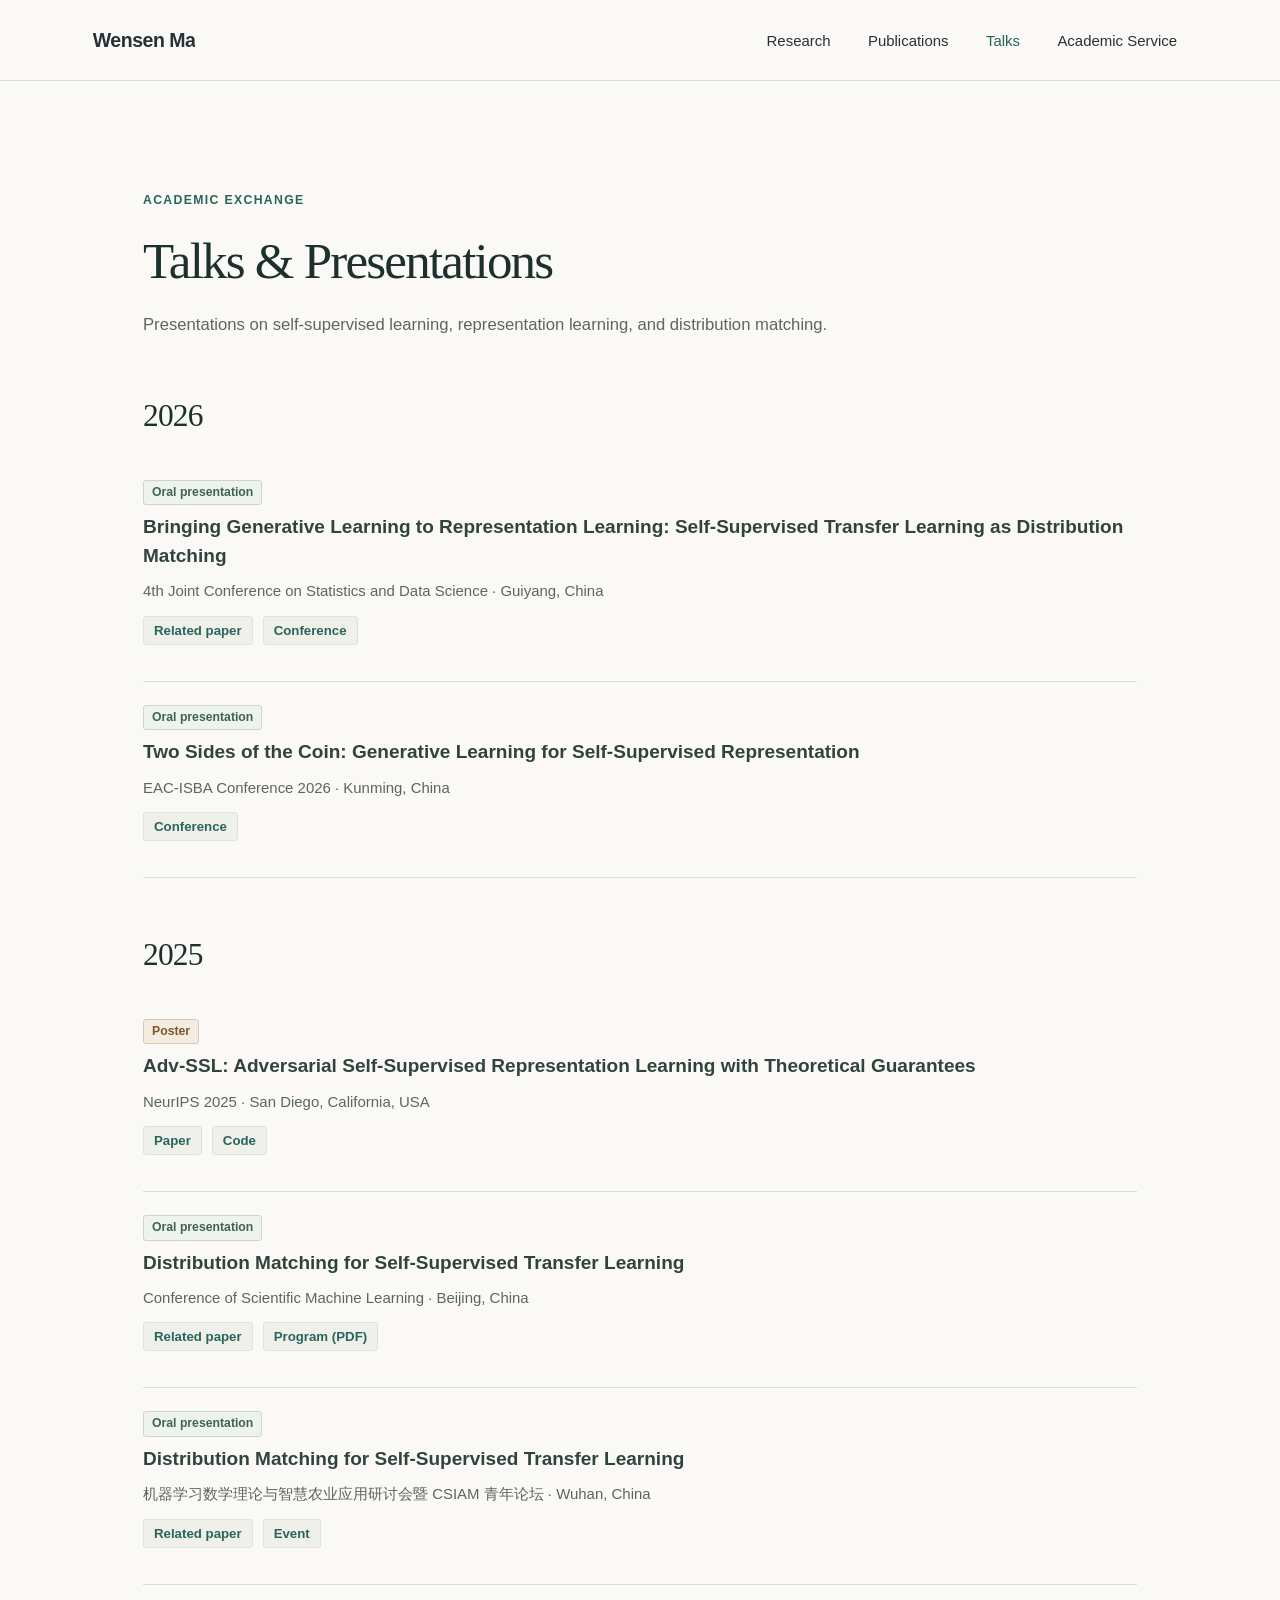
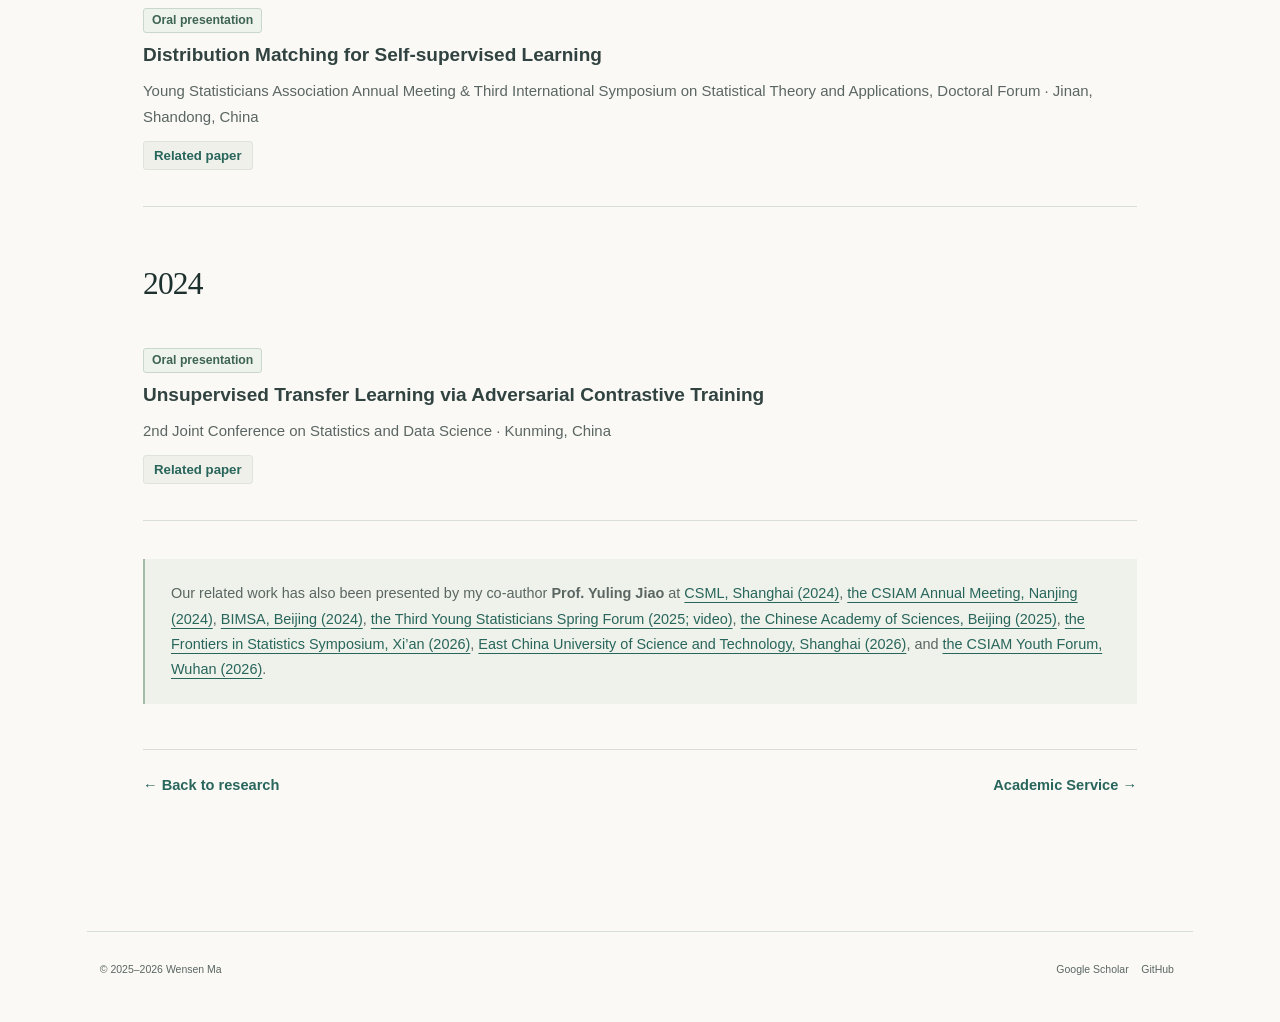
<file: docs/talks.html>
<!DOCTYPE html>
<html xmlns="http://www.w3.org/1999/xhtml" lang="en" xml:lang="en"><head>

<meta charset="utf-8">
<meta name="generator" content="quarto-1.7.32">

<meta name="viewport" content="width=device-width, initial-scale=1.0, user-scalable=yes">

<meta name="description" content="Oral presentations and posters by Wensen Ma, and selected presentations of joint research by collaborators.">

<title>Talks &amp; Presentations | Wensen Ma – Wensen Ma</title>
<style>
code{white-space: pre-wrap;}
span.smallcaps{font-variant: small-caps;}
div.columns{display: flex; gap: min(4vw, 1.5em);}
div.column{flex: auto; overflow-x: auto;}
div.hanging-indent{margin-left: 1.5em; text-indent: -1.5em;}
ul.task-list{list-style: none;}
ul.task-list li input[type="checkbox"] {
  width: 0.8em;
  margin: 0 0.8em 0.2em -1em; /* quarto-specific, see https://github.com/quarto-dev/quarto-cli/issues/4556 */ 
  vertical-align: middle;
}
</style>


<script src="site_libs/quarto-nav/quarto-nav.js"></script>
<script src="site_libs/quarto-nav/headroom.min.js"></script>
<script src="site_libs/clipboard/clipboard.min.js"></script>
<script src="site_libs/quarto-search/autocomplete.umd.js"></script>
<script src="site_libs/quarto-search/fuse.min.js"></script>
<script src="site_libs/quarto-search/quarto-search.js"></script>
<meta name="quarto:offset" content="./">
<link href="./misc/info/favicon.jpg" rel="icon" type="image/jpeg">
<script src="site_libs/quarto-html/quarto.js" type="module"></script>
<script src="site_libs/quarto-html/tabsets/tabsets.js" type="module"></script>
<script src="site_libs/quarto-html/popper.min.js"></script>
<script src="site_libs/quarto-html/tippy.umd.min.js"></script>
<script src="site_libs/quarto-html/anchor.min.js"></script>
<link href="site_libs/quarto-html/tippy.css" rel="stylesheet">
<link href="site_libs/quarto-html/quarto-syntax-highlighting-e05341d8af7bc408b4b5b6716cb00369.css" rel="stylesheet" id="quarto-text-highlighting-styles">
<script src="site_libs/bootstrap/bootstrap.min.js"></script>
<link href="site_libs/bootstrap/bootstrap-icons.css" rel="stylesheet">
<link href="site_libs/bootstrap/bootstrap-221969eda9c63adc3f9d1d83698a9198.min.css" rel="stylesheet" append-hash="true" id="quarto-bootstrap" data-mode="light">
<script id="quarto-search-options" type="application/json">{
  "location": "navbar",
  "copy-button": false,
  "collapse-after": 3,
  "panel-placement": "end",
  "type": "overlay",
  "limit": 50,
  "keyboard-shortcut": [
    "f",
    "/",
    "s"
  ],
  "show-item-context": false,
  "language": {
    "search-no-results-text": "No results",
    "search-matching-documents-text": "matching documents",
    "search-copy-link-title": "Copy link to search",
    "search-hide-matches-text": "Hide additional matches",
    "search-more-match-text": "more match in this document",
    "search-more-matches-text": "more matches in this document",
    "search-clear-button-title": "Clear",
    "search-text-placeholder": "",
    "search-detached-cancel-button-title": "Cancel",
    "search-submit-button-title": "Submit",
    "search-label": "Search"
  }
}</script>
<style>html{ scroll-behavior: smooth; }</style>
<script>
  (() => {
    const oldPrefix = "/vincen.github.io";
    const path = window.location.pathname;
    if (window.location.hostname !== "vincen-github.github.io" ||
        (path !== oldPrefix && !path.startsWith(oldPrefix + "/"))) return;
    const newPath = path.slice(oldPrefix.length) || "/";
    window.location.replace("https://wensen-ma.github.io" + newPath + window.location.search + window.location.hash);
  })();
</script>


</head>

<body class="nav-fixed quarto-light">

<div id="quarto-search-results"></div>
  <header id="quarto-header" class="headroom fixed-top">
    <nav class="navbar navbar-expand-lg " data-bs-theme="dark">
      <div class="navbar-container container-fluid">
      <div class="navbar-brand-container mx-auto">
    <a class="navbar-brand" href="./index.html">
    <span class="navbar-title">Wensen Ma</span>
    </a>
  </div>
          <button class="navbar-toggler" type="button" data-bs-toggle="collapse" data-bs-target="#navbarCollapse" aria-controls="navbarCollapse" role="menu" aria-expanded="false" aria-label="Toggle navigation" onclick="if (window.quartoToggleHeadroom) { window.quartoToggleHeadroom(); }">
  <span class="navbar-toggler-icon"></span>
</button>
          <div class="collapse navbar-collapse" id="navbarCollapse">
            <ul class="navbar-nav navbar-nav-scroll ms-auto">
  <li class="nav-item">
    <a class="nav-link" href="./index.html#research"> 
<span class="menu-text">Research</span></a>
  </li>  
  <li class="nav-item">
    <a class="nav-link" href="./index.html#publications"> 
<span class="menu-text">Publications</span></a>
  </li>  
  <li class="nav-item">
    <a class="nav-link active" href="./talks.html" aria-current="page"> 
<span class="menu-text">Talks</span></a>
  </li>  
  <li class="nav-item">
    <a class="nav-link" href="./service.html"> 
<span class="menu-text">Academic Service</span></a>
  </li>  
</ul>
          </div> <!-- /navcollapse -->
            <div class="quarto-navbar-tools">
</div>
      </div> <!-- /container-fluid -->
    </nav>
</header>
<!-- content -->
<div id="quarto-content" class="quarto-container page-columns page-rows-contents page-layout-full page-navbar">
<!-- sidebar -->
<!-- margin-sidebar -->
    
<!-- main -->
<main class="content column-page" id="quarto-document-content"><header id="title-block-header" class="quarto-title-block"></header>




<div class="page-shell">
<p><span class="eyebrow">Academic exchange</span></p>
<section id="talks-presentations" class="level1">
<h1>Talks &amp; Presentations</h1>
<div class="page-intro">
<p>Presentations on self-supervised learning, representation learning, and distribution matching.</p>
</div>
<section id="section" class="level2">
<h2 class="anchored" data-anchor-id="section">2026</h2>
<div class="talk-entry">
<p><span class="talk-kind">Oral presentation</span></p>
<section id="bringing-generative-learning-to-representation-learning-self-supervised-transfer-learning-as-distribution-matching" class="level3">
<h3 class="anchored" data-anchor-id="bringing-generative-learning-to-representation-learning-self-supervised-transfer-learning-as-distribution-matching">Bringing Generative Learning to Representation Learning: Self-Supervised Transfer Learning as Distribution Matching</h3>
<p><span class="venue">4th Joint Conference on Statistics and Data Science · Guiyang, China</span></p>
<div class="entry-links">
<p><a href="https://arxiv.org/abs/2502.14424">Related paper</a> <a href="https://imstat.org/meetings-calendar/the-4th-joint-conference-on-statistics-and-data-science-jcsds-2026/">Conference</a></p>
</div>
</section>
</div>
<div class="talk-entry">
<p><span class="talk-kind">Oral presentation</span></p>
<section id="two-sides-of-the-coin-generative-learning-for-self-supervised-representation" class="level3">
<h3 class="anchored" data-anchor-id="two-sides-of-the-coin-generative-learning-for-self-supervised-representation">Two Sides of the Coin: Generative Learning for Self-Supervised Representation</h3>
<p><span class="venue">EAC-ISBA Conference 2026 · Kunming, China</span></p>
<div class="entry-links">
<p><a href="https://bayesian.org/eac-isba-2026/">Conference</a></p>
</div>
</section>
</div>
</section>
<section id="section-1" class="level2">
<h2 class="anchored" data-anchor-id="section-1">2025</h2>
<div class="talk-entry">
<p><span class="talk-kind poster">Poster</span></p>
<section id="adv-ssl-adversarial-self-supervised-representation-learning-with-theoretical-guarantees" class="level3">
<h3 class="anchored" data-anchor-id="adv-ssl-adversarial-self-supervised-representation-learning-with-theoretical-guarantees">Adv-SSL: Adversarial Self-Supervised Representation Learning with Theoretical Guarantees</h3>
<p><span class="venue">NeurIPS 2025 · San Diego, California, USA</span></p>
<div class="entry-links">
<p><a href="https://proceedings.neurips.cc/paper_files/paper/2025/hash/b216ce49d808157ba14adec9453983a4-Abstract-Conference.html">Paper</a> <a href="https://github.com/vincen-github/ASSRL">Code</a></p>
</div>
</section>
</div>
<div class="talk-entry">
<p><span class="talk-kind">Oral presentation</span></p>
<section id="distribution-matching-for-self-supervised-transfer-learning" class="level3">
<h3 class="anchored" data-anchor-id="distribution-matching-for-self-supervised-transfer-learning">Distribution Matching for Self-Supervised Transfer Learning</h3>
<p><span class="venue">Conference of Scientific Machine Learning · Beijing, China</span></p>
<div class="entry-links">
<p><a href="https://arxiv.org/abs/2502.14424">Related paper</a> <a href="https://c2sml.cn/files/csml2025_schedule.pdf">Program (PDF)</a></p>
</div>
</section>
</div>
<div class="talk-entry">
<p><span class="talk-kind">Oral presentation</span></p>
<section id="distribution-matching-for-self-supervised-transfer-learning-1" class="level3">
<h3 class="anchored" data-anchor-id="distribution-matching-for-self-supervised-transfer-learning-1">Distribution Matching for Self-Supervised Transfer Learning</h3>
<p><span class="venue">机器学习数学理论与智慧农业应用研讨会暨 CSIAM 青年论坛 · Wuhan, China</span></p>
<div class="entry-links">
<p><a href="https://arxiv.org/abs/2502.14424">Related paper</a> <a href="https://www.hzau.edu.cn/info/1038/9294.htm">Event</a></p>
</div>
</section>
</div>
<div class="talk-entry">
<p><span class="talk-kind">Oral presentation</span></p>
<section id="distribution-matching-for-self-supervised-learning" class="level3">
<h3 class="anchored" data-anchor-id="distribution-matching-for-self-supervised-learning">Distribution Matching for Self-supervised Learning</h3>
<p><span class="venue">Young Statisticians Association Annual Meeting &amp; Third International Symposium on Statistical Theory and Applications, Doctoral Forum · Jinan, Shandong, China</span></p>
<div class="entry-links">
<p><a href="https://arxiv.org/abs/2502.14424">Related paper</a></p>
</div>
</section>
</div>
</section>
<section id="section-2" class="level2">
<h2 class="anchored" data-anchor-id="section-2">2024</h2>
<div class="talk-entry">
<p><span class="talk-kind">Oral presentation</span></p>
<section id="unsupervised-transfer-learning-via-adversarial-contrastive-training" class="level3">
<h3 class="anchored" data-anchor-id="unsupervised-transfer-learning-via-adversarial-contrastive-training">Unsupervised Transfer Learning via Adversarial Contrastive Training</h3>
<p><span class="venue">2nd Joint Conference on Statistics and Data Science · Kunming, China</span></p>
<div class="entry-links">
<p><a href="https://arxiv.org/abs/2408.08533">Related paper</a></p>
</div>
</section>
</div>
<div id="collaborator-talks" class="coauthor-note">
<p>Our related work has also been presented by my co-author <strong>Prof.&nbsp;Yuling Jiao</strong> at <a href="https://c2sml.cn/c2sml2024/files/csml_schedule.pdf#page=33">CSML, Shanghai (2024)</a>, <a href="https://m.csiam.org.cn/1006/202410/2214.html">the CSIAM Annual Meeting, Nanjing (2024)</a>, <a href="https://www.bimsa.cn/research_detail/CSAI.html">BIMSA, Beijing (2024)</a>, <a href="https://www.bilibili.com/video/BV1mCXzYhE2i/">the Third Young Statisticians Spring Forum (2025; video)</a>, <a href="https://www.cc.ac.cn/en/article/178/4158.html">the Chinese Academy of Sciences, Beijing (2025)</a>, <a href="https://www.news.cn/ci/20260824/8fd37a3db9b34dc4a116f4c54f64c05f/c.html">the Frontiers in Statistics Symposium, Xi’an (2026)</a>, <a href="https://news.ecust.edu.cn/2026/0827/c18a202873/page.htm">East China University of Science and Technology, Shanghai (2026)</a>, and <a href="https://www.csiam.org.cn/1003/202609/2852.html">the CSIAM Youth Forum, Wuhan (2026)</a>.</p>
</div>
<div class="closing-links">
<p><a href="./index.html">← Back to research</a> <a href="./service.html">Academic Service →</a></p>
</div>
</section>
</section>
</div>



</main> <!-- /main -->
<script id="quarto-html-after-body" type="application/javascript">
  window.document.addEventListener("DOMContentLoaded", function (event) {
    const icon = "";
    const anchorJS = new window.AnchorJS();
    anchorJS.options = {
      placement: 'right',
      icon: icon
    };
    anchorJS.add('.anchored');
    const isCodeAnnotation = (el) => {
      for (const clz of el.classList) {
        if (clz.startsWith('code-annotation-')) {                     
          return true;
        }
      }
      return false;
    }
    const onCopySuccess = function(e) {
      // button target
      const button = e.trigger;
      // don't keep focus
      button.blur();
      // flash "checked"
      button.classList.add('code-copy-button-checked');
      var currentTitle = button.getAttribute("title");
      button.setAttribute("title", "Copied!");
      let tooltip;
      if (window.bootstrap) {
        button.setAttribute("data-bs-toggle", "tooltip");
        button.setAttribute("data-bs-placement", "left");
        button.setAttribute("data-bs-title", "Copied!");
        tooltip = new bootstrap.Tooltip(button, 
          { trigger: "manual", 
            customClass: "code-copy-button-tooltip",
            offset: [0, -8]});
        tooltip.show();    
      }
      setTimeout(function() {
        if (tooltip) {
          tooltip.hide();
          button.removeAttribute("data-bs-title");
          button.removeAttribute("data-bs-toggle");
          button.removeAttribute("data-bs-placement");
        }
        button.setAttribute("title", currentTitle);
        button.classList.remove('code-copy-button-checked');
      }, 1000);
      // clear code selection
      e.clearSelection();
    }
    const getTextToCopy = function(trigger) {
        const codeEl = trigger.previousElementSibling.cloneNode(true);
        for (const childEl of codeEl.children) {
          if (isCodeAnnotation(childEl)) {
            childEl.remove();
          }
        }
        return codeEl.innerText;
    }
    const clipboard = new window.ClipboardJS('.code-copy-button:not([data-in-quarto-modal])', {
      text: getTextToCopy
    });
    clipboard.on('success', onCopySuccess);
    if (window.document.getElementById('quarto-embedded-source-code-modal')) {
      const clipboardModal = new window.ClipboardJS('.code-copy-button[data-in-quarto-modal]', {
        text: getTextToCopy,
        container: window.document.getElementById('quarto-embedded-source-code-modal')
      });
      clipboardModal.on('success', onCopySuccess);
    }
      var localhostRegex = new RegExp(/^(?:http|https):\/\/localhost\:?[0-9]*\//);
      var mailtoRegex = new RegExp(/^mailto:/);
        var filterRegex = new RegExp("https:\/\/vincen-github\.github\.io\/vincen\.github\.io\/");
      var isInternal = (href) => {
          return filterRegex.test(href) || localhostRegex.test(href) || mailtoRegex.test(href);
      }
      // Inspect non-navigation links and adorn them if external
     var links = window.document.querySelectorAll('a[href]:not(.nav-link):not(.navbar-brand):not(.toc-action):not(.sidebar-link):not(.sidebar-item-toggle):not(.pagination-link):not(.no-external):not([aria-hidden]):not(.dropdown-item):not(.quarto-navigation-tool):not(.about-link)');
      for (var i=0; i<links.length; i++) {
        const link = links[i];
        if (!isInternal(link.href)) {
          // undo the damage that might have been done by quarto-nav.js in the case of
          // links that we want to consider external
          if (link.dataset.originalHref !== undefined) {
            link.href = link.dataset.originalHref;
          }
        }
      }
    function tippyHover(el, contentFn, onTriggerFn, onUntriggerFn) {
      const config = {
        allowHTML: true,
        maxWidth: 500,
        delay: 100,
        arrow: false,
        appendTo: function(el) {
            return el.parentElement;
        },
        interactive: true,
        interactiveBorder: 10,
        theme: 'quarto',
        placement: 'bottom-start',
      };
      if (contentFn) {
        config.content = contentFn;
      }
      if (onTriggerFn) {
        config.onTrigger = onTriggerFn;
      }
      if (onUntriggerFn) {
        config.onUntrigger = onUntriggerFn;
      }
      window.tippy(el, config); 
    }
    const noterefs = window.document.querySelectorAll('a[role="doc-noteref"]');
    for (var i=0; i<noterefs.length; i++) {
      const ref = noterefs[i];
      tippyHover(ref, function() {
        // use id or data attribute instead here
        let href = ref.getAttribute('data-footnote-href') || ref.getAttribute('href');
        try { href = new URL(href).hash; } catch {}
        const id = href.replace(/^#\/?/, "");
        const note = window.document.getElementById(id);
        if (note) {
          return note.innerHTML;
        } else {
          return "";
        }
      });
    }
    const xrefs = window.document.querySelectorAll('a.quarto-xref');
    const processXRef = (id, note) => {
      // Strip column container classes
      const stripColumnClz = (el) => {
        el.classList.remove("page-full", "page-columns");
        if (el.children) {
          for (const child of el.children) {
            stripColumnClz(child);
          }
        }
      }
      stripColumnClz(note)
      if (id === null || id.startsWith('sec-')) {
        // Special case sections, only their first couple elements
        const container = document.createElement("div");
        if (note.children && note.children.length > 2) {
          container.appendChild(note.children[0].cloneNode(true));
          for (let i = 1; i < note.children.length; i++) {
            const child = note.children[i];
            if (child.tagName === "P" && child.innerText === "") {
              continue;
            } else {
              container.appendChild(child.cloneNode(true));
              break;
            }
          }
          if (window.Quarto?.typesetMath) {
            window.Quarto.typesetMath(container);
          }
          return container.innerHTML
        } else {
          if (window.Quarto?.typesetMath) {
            window.Quarto.typesetMath(note);
          }
          return note.innerHTML;
        }
      } else {
        // Remove any anchor links if they are present
        const anchorLink = note.querySelector('a.anchorjs-link');
        if (anchorLink) {
          anchorLink.remove();
        }
        if (window.Quarto?.typesetMath) {
          window.Quarto.typesetMath(note);
        }
        if (note.classList.contains("callout")) {
          return note.outerHTML;
        } else {
          return note.innerHTML;
        }
      }
    }
    for (var i=0; i<xrefs.length; i++) {
      const xref = xrefs[i];
      tippyHover(xref, undefined, function(instance) {
        instance.disable();
        let url = xref.getAttribute('href');
        let hash = undefined; 
        if (url.startsWith('#')) {
          hash = url;
        } else {
          try { hash = new URL(url).hash; } catch {}
        }
        if (hash) {
          const id = hash.replace(/^#\/?/, "");
          const note = window.document.getElementById(id);
          if (note !== null) {
            try {
              const html = processXRef(id, note.cloneNode(true));
              instance.setContent(html);
            } finally {
              instance.enable();
              instance.show();
            }
          } else {
            // See if we can fetch this
            fetch(url.split('#')[0])
            .then(res => res.text())
            .then(html => {
              const parser = new DOMParser();
              const htmlDoc = parser.parseFromString(html, "text/html");
              const note = htmlDoc.getElementById(id);
              if (note !== null) {
                const html = processXRef(id, note);
                instance.setContent(html);
              } 
            }).finally(() => {
              instance.enable();
              instance.show();
            });
          }
        } else {
          // See if we can fetch a full url (with no hash to target)
          // This is a special case and we should probably do some content thinning / targeting
          fetch(url)
          .then(res => res.text())
          .then(html => {
            const parser = new DOMParser();
            const htmlDoc = parser.parseFromString(html, "text/html");
            const note = htmlDoc.querySelector('main.content');
            if (note !== null) {
              // This should only happen for chapter cross references
              // (since there is no id in the URL)
              // remove the first header
              if (note.children.length > 0 && note.children[0].tagName === "HEADER") {
                note.children[0].remove();
              }
              const html = processXRef(null, note);
              instance.setContent(html);
            } 
          }).finally(() => {
            instance.enable();
            instance.show();
          });
        }
      }, function(instance) {
      });
    }
        let selectedAnnoteEl;
        const selectorForAnnotation = ( cell, annotation) => {
          let cellAttr = 'data-code-cell="' + cell + '"';
          let lineAttr = 'data-code-annotation="' +  annotation + '"';
          const selector = 'span[' + cellAttr + '][' + lineAttr + ']';
          return selector;
        }
        const selectCodeLines = (annoteEl) => {
          const doc = window.document;
          const targetCell = annoteEl.getAttribute("data-target-cell");
          const targetAnnotation = annoteEl.getAttribute("data-target-annotation");
          const annoteSpan = window.document.querySelector(selectorForAnnotation(targetCell, targetAnnotation));
          const lines = annoteSpan.getAttribute("data-code-lines").split(",");
          const lineIds = lines.map((line) => {
            return targetCell + "-" + line;
          })
          let top = null;
          let height = null;
          let parent = null;
          if (lineIds.length > 0) {
              //compute the position of the single el (top and bottom and make a div)
              const el = window.document.getElementById(lineIds[0]);
              top = el.offsetTop;
              height = el.offsetHeight;
              parent = el.parentElement.parentElement;
            if (lineIds.length > 1) {
              const lastEl = window.document.getElementById(lineIds[lineIds.length - 1]);
              const bottom = lastEl.offsetTop + lastEl.offsetHeight;
              height = bottom - top;
            }
            if (top !== null && height !== null && parent !== null) {
              // cook up a div (if necessary) and position it 
              let div = window.document.getElementById("code-annotation-line-highlight");
              if (div === null) {
                div = window.document.createElement("div");
                div.setAttribute("id", "code-annotation-line-highlight");
                div.style.position = 'absolute';
                parent.appendChild(div);
              }
              div.style.top = top - 2 + "px";
              div.style.height = height + 4 + "px";
              div.style.left = 0;
              let gutterDiv = window.document.getElementById("code-annotation-line-highlight-gutter");
              if (gutterDiv === null) {
                gutterDiv = window.document.createElement("div");
                gutterDiv.setAttribute("id", "code-annotation-line-highlight-gutter");
                gutterDiv.style.position = 'absolute';
                const codeCell = window.document.getElementById(targetCell);
                const gutter = codeCell.querySelector('.code-annotation-gutter');
                gutter.appendChild(gutterDiv);
              }
              gutterDiv.style.top = top - 2 + "px";
              gutterDiv.style.height = height + 4 + "px";
            }
            selectedAnnoteEl = annoteEl;
          }
        };
        const unselectCodeLines = () => {
          const elementsIds = ["code-annotation-line-highlight", "code-annotation-line-highlight-gutter"];
          elementsIds.forEach((elId) => {
            const div = window.document.getElementById(elId);
            if (div) {
              div.remove();
            }
          });
          selectedAnnoteEl = undefined;
        };
          // Handle positioning of the toggle
      window.addEventListener(
        "resize",
        throttle(() => {
          elRect = undefined;
          if (selectedAnnoteEl) {
            selectCodeLines(selectedAnnoteEl);
          }
        }, 10)
      );
      function throttle(fn, ms) {
      let throttle = false;
      let timer;
        return (...args) => {
          if(!throttle) { // first call gets through
              fn.apply(this, args);
              throttle = true;
          } else { // all the others get throttled
              if(timer) clearTimeout(timer); // cancel #2
              timer = setTimeout(() => {
                fn.apply(this, args);
                timer = throttle = false;
              }, ms);
          }
        };
      }
        // Attach click handler to the DT
        const annoteDls = window.document.querySelectorAll('dt[data-target-cell]');
        for (const annoteDlNode of annoteDls) {
          annoteDlNode.addEventListener('click', (event) => {
            const clickedEl = event.target;
            if (clickedEl !== selectedAnnoteEl) {
              unselectCodeLines();
              const activeEl = window.document.querySelector('dt[data-target-cell].code-annotation-active');
              if (activeEl) {
                activeEl.classList.remove('code-annotation-active');
              }
              selectCodeLines(clickedEl);
              clickedEl.classList.add('code-annotation-active');
            } else {
              // Unselect the line
              unselectCodeLines();
              clickedEl.classList.remove('code-annotation-active');
            }
          });
        }
    const findCites = (el) => {
      const parentEl = el.parentElement;
      if (parentEl) {
        const cites = parentEl.dataset.cites;
        if (cites) {
          return {
            el,
            cites: cites.split(' ')
          };
        } else {
          return findCites(el.parentElement)
        }
      } else {
        return undefined;
      }
    };
    var bibliorefs = window.document.querySelectorAll('a[role="doc-biblioref"]');
    for (var i=0; i<bibliorefs.length; i++) {
      const ref = bibliorefs[i];
      const citeInfo = findCites(ref);
      if (citeInfo) {
        tippyHover(citeInfo.el, function() {
          var popup = window.document.createElement('div');
          citeInfo.cites.forEach(function(cite) {
            var citeDiv = window.document.createElement('div');
            citeDiv.classList.add('hanging-indent');
            citeDiv.classList.add('csl-entry');
            var biblioDiv = window.document.getElementById('ref-' + cite);
            if (biblioDiv) {
              citeDiv.innerHTML = biblioDiv.innerHTML;
            }
            popup.appendChild(citeDiv);
          });
          return popup.innerHTML;
        });
      }
    }
  });
  </script>
</div> <!-- /content -->
<footer class="footer">
  <div class="nav-footer">
    <div class="nav-footer-left">
<p>© 2025–2026 Wensen Ma</p>
</div>   
    <div class="nav-footer-center">
      &nbsp;
    </div>
    <div class="nav-footer-right">
      <ul class="footer-items list-unstyled">
    <li class="nav-item">
    <a class="nav-link" href="https://scholar.google.com/citations?user=LQnVgkQAAAAJ&amp;hl=en">
<p>Google Scholar</p>
</a>
  </li>  
    <li class="nav-item">
    <a class="nav-link" href="https://github.com/vincen-github">
<p>GitHub</p>
</a>
  </li>  
</ul>
    </div>
  </div>
</footer>




<script src="site_libs/quarto-html/zenscroll-min.js"></script>
</body></html>
</file>
<file: docs/site_libs/quarto-html/tippy.css>
.tippy-box[data-animation=fade][data-state=hidden]{opacity:0}[data-tippy-root]{max-width:calc(100vw - 10px)}.tippy-box{position:relative;background-color:#333;color:#fff;border-radius:4px;font-size:14px;line-height:1.4;white-space:normal;outline:0;transition-property:transform,visibility,opacity}.tippy-box[data-placement^=top]>.tippy-arrow{bottom:0}.tippy-box[data-placement^=top]>.tippy-arrow:before{bottom:-7px;left:0;border-width:8px 8px 0;border-top-color:initial;transform-origin:center top}.tippy-box[data-placement^=bottom]>.tippy-arrow{top:0}.tippy-box[data-placement^=bottom]>.tippy-arrow:before{top:-7px;left:0;border-width:0 8px 8px;border-bottom-color:initial;transform-origin:center bottom}.tippy-box[data-placement^=left]>.tippy-arrow{right:0}.tippy-box[data-placement^=left]>.tippy-arrow:before{border-width:8px 0 8px 8px;border-left-color:initial;right:-7px;transform-origin:center left}.tippy-box[data-placement^=right]>.tippy-arrow{left:0}.tippy-box[data-placement^=right]>.tippy-arrow:before{left:-7px;border-width:8px 8px 8px 0;border-right-color:initial;transform-origin:center right}.tippy-box[data-inertia][data-state=visible]{transition-timing-function:cubic-bezier(.54,1.5,.38,1.11)}.tippy-arrow{width:16px;height:16px;color:#333}.tippy-arrow:before{content:"";position:absolute;border-color:transparent;border-style:solid}.tippy-content{position:relative;padding:5px 9px;z-index:1}
</file>
<file: docs/site_libs/quarto-html/quarto-syntax-highlighting-e05341d8af7bc408b4b5b6716cb00369.css>
/* quarto syntax highlight colors */
:root {
  --quarto-hl-ot-color: #003B4F;
  --quarto-hl-at-color: #657422;
  --quarto-hl-ss-color: #20794D;
  --quarto-hl-an-color: #5E5E5E;
  --quarto-hl-fu-color: #4758AB;
  --quarto-hl-st-color: #20794D;
  --quarto-hl-cf-color: #003B4F;
  --quarto-hl-op-color: #5E5E5E;
  --quarto-hl-er-color: #AD0000;
  --quarto-hl-bn-color: #AD0000;
  --quarto-hl-al-color: #AD0000;
  --quarto-hl-va-color: #111111;
  --quarto-hl-bu-color: inherit;
  --quarto-hl-ex-color: inherit;
  --quarto-hl-pp-color: #AD0000;
  --quarto-hl-in-color: #5E5E5E;
  --quarto-hl-vs-color: #20794D;
  --quarto-hl-wa-color: #5E5E5E;
  --quarto-hl-do-color: #5E5E5E;
  --quarto-hl-im-color: #00769E;
  --quarto-hl-ch-color: #20794D;
  --quarto-hl-dt-color: #AD0000;
  --quarto-hl-fl-color: #AD0000;
  --quarto-hl-co-color: #5E5E5E;
  --quarto-hl-cv-color: #5E5E5E;
  --quarto-hl-cn-color: #8f5902;
  --quarto-hl-sc-color: #5E5E5E;
  --quarto-hl-dv-color: #AD0000;
  --quarto-hl-kw-color: #003B4F;
}

/* other quarto variables */
:root {
  --quarto-font-monospace: "Consolas", monospace;
}

/* syntax highlight based on Pandoc's rules */
pre > code.sourceCode > span {
  color: #003B4F;
}

code.sourceCode > span {
  color: #003B4F;
}

div.sourceCode,
div.sourceCode pre.sourceCode {
  color: #003B4F;
}

/* Normal */
code span {
  color: #003B4F;
}

/* Alert */
code span.al {
  color: #AD0000;
  font-style: inherit;
}

/* Annotation */
code span.an {
  color: #5E5E5E;
  font-style: inherit;
}

/* Attribute */
code span.at {
  color: #657422;
  font-style: inherit;
}

/* BaseN */
code span.bn {
  color: #AD0000;
  font-style: inherit;
}

/* BuiltIn */
code span.bu {
  font-style: inherit;
}

/* ControlFlow */
code span.cf {
  color: #003B4F;
  font-weight: bold;
  font-style: inherit;
}

/* Char */
code span.ch {
  color: #20794D;
  font-style: inherit;
}

/* Constant */
code span.cn {
  color: #8f5902;
  font-style: inherit;
}

/* Comment */
code span.co {
  color: #5E5E5E;
  font-style: inherit;
}

/* CommentVar */
code span.cv {
  color: #5E5E5E;
  font-style: italic;
}

/* Documentation */
code span.do {
  color: #5E5E5E;
  font-style: italic;
}

/* DataType */
code span.dt {
  color: #AD0000;
  font-style: inherit;
}

/* DecVal */
code span.dv {
  color: #AD0000;
  font-style: inherit;
}

/* Error */
code span.er {
  color: #AD0000;
  font-style: inherit;
}

/* Extension */
code span.ex {
  font-style: inherit;
}

/* Float */
code span.fl {
  color: #AD0000;
  font-style: inherit;
}

/* Function */
code span.fu {
  color: #4758AB;
  font-style: inherit;
}

/* Import */
code span.im {
  color: #00769E;
  font-style: inherit;
}

/* Information */
code span.in {
  color: #5E5E5E;
  font-style: inherit;
}

/* Keyword */
code span.kw {
  color: #003B4F;
  font-weight: bold;
  font-style: inherit;
}

/* Operator */
code span.op {
  color: #5E5E5E;
  font-style: inherit;
}

/* Other */
code span.ot {
  color: #003B4F;
  font-style: inherit;
}

/* Preprocessor */
code span.pp {
  color: #AD0000;
  font-style: inherit;
}

/* SpecialChar */
code span.sc {
  color: #5E5E5E;
  font-style: inherit;
}

/* SpecialString */
code span.ss {
  color: #20794D;
  font-style: inherit;
}

/* String */
code span.st {
  color: #20794D;
  font-style: inherit;
}

/* Variable */
code span.va {
  color: #111111;
  font-style: inherit;
}

/* VerbatimString */
code span.vs {
  color: #20794D;
  font-style: inherit;
}

/* Warning */
code span.wa {
  color: #5E5E5E;
  font-style: italic;
}

.prevent-inlining {
  content: "</";
}

/*# sourceMappingURL=3716e47b69b8fdc9cc5e63b32ac2cd9a.css.map */
</file>
